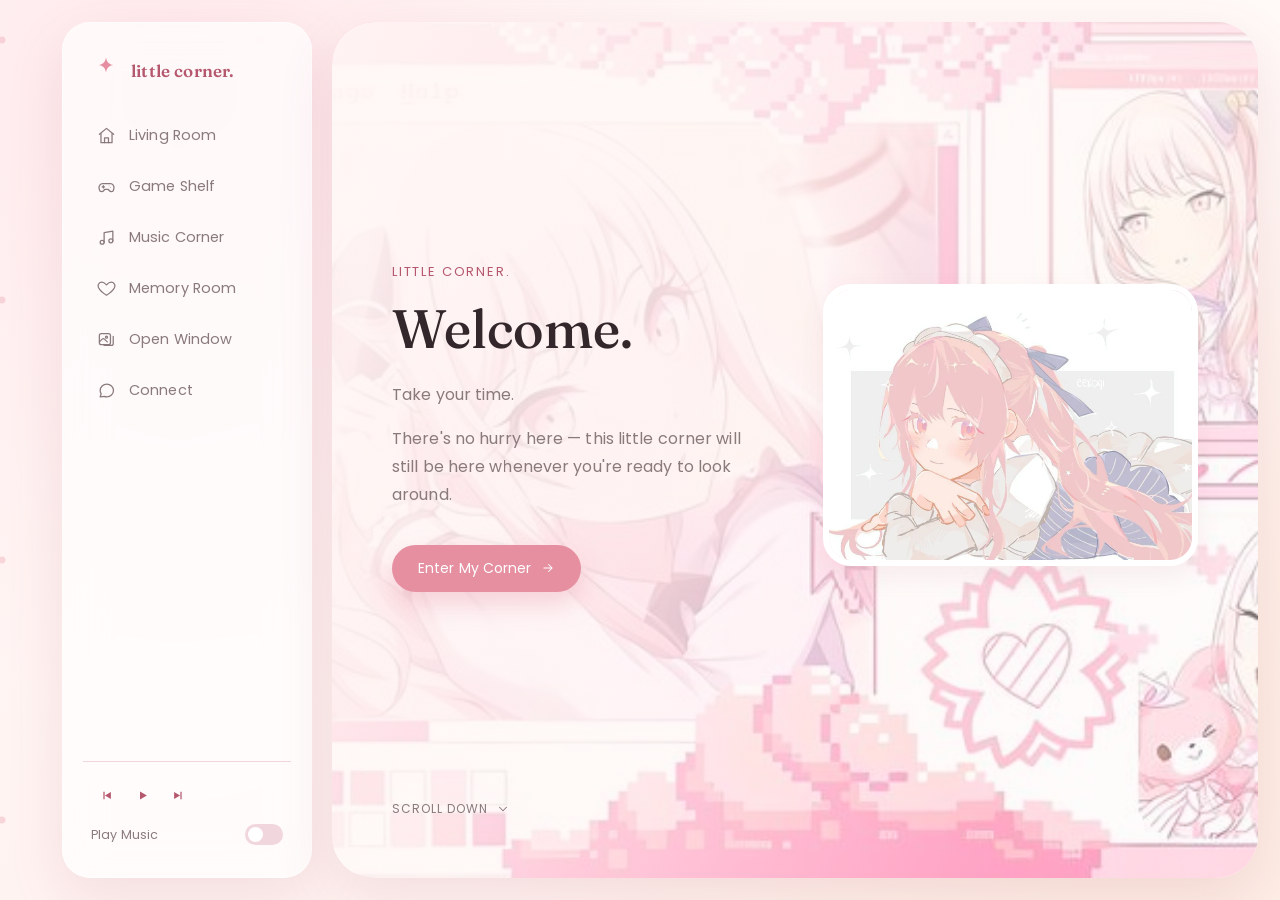
<file: index.html>
<!DOCTYPE html>
<html lang="en">
<head>
<meta charset="UTF-8">
<meta name="viewport" content="width=device-width, initial-scale=1.0">
<title>Welcome · little corner.</title>
<meta name="description" content="little corner. — a quiet personal space on the internet.">
<link rel="icon" href="favicon.ico">
<link rel="preconnect" href="https://fonts.googleapis.com"><link rel="preconnect" href="https://fonts.gstatic.com" crossorigin><link href="https://fonts.googleapis.com/css2?family=Fraunces:ital,opsz,wght@0,9..144,400;0,9..144,500;0,9..144,600;1,9..144,500&family=Poppins:wght@300;400;500;600&display=swap" rel="stylesheet">
<link rel="stylesheet" href="assets/css/reset.css">
<link rel="stylesheet" href="assets/css/layout.css">
<link rel="stylesheet" href="assets/css/theme.css">

</head>
<body>
<div class="ambient"></div>
<div class="app-shell">
<input type="checkbox" id="nav-toggle" class="nav-toggle">
    <label for="nav-toggle" class="nav-toggle-label"><svg viewBox="0 0 24 24" fill="none" stroke="currentColor" stroke-width="1.8" stroke-linecap="round"><path d="M4 7h16M4 12h16M4 17h16"/></svg></label>
    <label for="nav-toggle" class="scrim"></label>
    <aside class="sidebar">
      <div class="sidebar-brand">
        <span class="brand-mark"><svg viewBox="0 0 24 24" fill="currentColor" stroke="none"><path d="M12 2c.6 3.7 2.3 5.4 6 6-3.7.6-5.4 2.3-6 6-.6-3.7-2.3-5.4-6-6 3.7-.6 5.4-2.3 6-6Z"/></svg></span>
        <a href="index.html" class="brand-name">little corner.</a>
      </div>
      <nav class="sidebar-nav">
        <ul>
          <li><a href="pages/living-room.html" class="nav-item"><span class="nav-icon"><svg viewBox="0 0 24 24" fill="none" stroke="currentColor" stroke-width="1.6" stroke-linecap="round" stroke-linejoin="round"><path d="M3 10.5 12 3l9 7.5"/><path d="M5 9.5V21h14V9.5"/><path d="M9.5 21v-6h5v6"/></svg></span><span class="nav-label">Living Room</span></a></li>
<li><a href="pages/game-shelf.html" class="nav-item"><span class="nav-icon"><svg viewBox="0 0 24 24" fill="none" stroke="currentColor" stroke-width="1.6" stroke-linecap="round" stroke-linejoin="round"><path d="M7 8.5h10a4.5 4.5 0 0 1 4.4 5.4l-.4 2A3 3 0 0 1 18 18.5c-.9 0-1.7-.4-2.3-1.1L14 15.5h-4l-1.7 1.9a3 3 0 0 1-2.3 1.1 3 3 0 0 1-3-2.6l-.4-2A4.5 4.5 0 0 1 7 8.5Z"/><path d="M8 11v3M6.5 12.5h3"/><circle cx="15.2" cy="11.2" r=".6" fill="currentColor" stroke="none"/><circle cx="17.2" cy="13.2" r=".6" fill="currentColor" stroke="none"/></svg></span><span class="nav-label">Game Shelf</span></a></li>
<li><a href="pages/music-corner.html" class="nav-item"><span class="nav-icon"><svg viewBox="0 0 24 24" fill="none" stroke="currentColor" stroke-width="1.6" stroke-linecap="round" stroke-linejoin="round"><path d="M9 18V5.8L20 4v12.2"/><circle cx="6.5" cy="18" r="2.5"/><circle cx="17.5" cy="16.2" r="2.5"/></svg></span><span class="nav-label">Music Corner</span></a></li>
<li><a href="pages/memory-room.html" class="nav-item"><span class="nav-icon"><svg viewBox="0 0 24 24" fill="none" stroke="currentColor" stroke-width="1.6" stroke-linecap="round" stroke-linejoin="round"><path d="M12 20.5s-7.6-4.6-10-9.4C.4 7.7 2.4 4 6.1 4c2 0 3.6 1 5.9 3.4C14.3 5 15.9 4 17.9 4c3.7 0 5.7 3.7 4.1 7.1-2.4 4.8-10 9.4-10 9.4Z"/></svg></span><span class="nav-label">Memory Room</span></a></li>
<li><a href="pages/open-window.html" class="nav-item"><span class="nav-icon"><svg viewBox="0 0 24 24" fill="none" stroke="currentColor" stroke-width="1.6" stroke-linecap="round" stroke-linejoin="round"><rect x="3" y="4.5" width="14" height="14" rx="2.4"/><path d="m3 15 3.5-3.5a2 2 0 0 1 2.8 0L13 15"/><circle cx="12" cy="9" r="1.3"/><path d="M20.5 8v9a2.5 2.5 0 0 1-2.5 2.5H9"/></svg></span><span class="nav-label">Open Window</span></a></li>
<li><a href="pages/connect.html" class="nav-item"><span class="nav-icon"><svg viewBox="0 0 24 24" fill="none" stroke="currentColor" stroke-width="1.6" stroke-linecap="round" stroke-linejoin="round"><path d="M4 12c0-4.4 3.8-8 8.4-8s8.4 3.6 8.4 8-3.8 8-8.4 8c-1.1 0-2.1-.2-3-.6L4 20l1.3-3.9C4.5 15 4 13.6 4 12Z"/></svg></span><span class="nav-label">Connect</span></a></li>
        </ul>
      </nav>
      <div class="sidebar-foot">
        <div class="player-controls">
          <button aria-label="Previous track"><svg viewBox="0 0 24 24" fill="currentColor" stroke="none"><path d="M7 6h2v12H7zM19 6.3 9.5 12l9.5 5.7V6.3Z"/></svg></button>
          <button aria-label="Play"><svg viewBox="0 0 24 24" fill="currentColor" stroke="none"><path d="M8 5.5v13l11-6.5-11-6.5Z"/></svg></button>
          <button aria-label="Next track"><svg viewBox="0 0 24 24" fill="currentColor" stroke="none"><path d="M17 6h-2v12h2zM5 6.3 14.5 12 5 17.7V6.3Z"/></svg></button>
        </div>
        <div class="player-toggle-row">
          <span>Play Music</span>
          <button class="switch" data-on="false" role="switch" aria-checked="false" aria-label="Toggle background music">
            <span class="knob"></span>
          </button>
        </div>
      </div>
    </aside>
<main class="main">

<section class="page-hero">
  <div class="hero-image"><img src="assets/images/wallpapers/living-room.jpg" alt=""></div>
  <div class="hero-inner">
    <div class="hero-grid">
      <div class="hero-copy reveal in-view">
        <span class="eyebrow" data-room="01 · Homepage">little corner.</span>
        <h1>Welcome.</h1>
        <p>Take your time.</p>
        <p>There's no hurry here — this little corner will still be here whenever you're ready to look around.</p>
        <a href="pages/living-room.html" class="btn btn-primary">Enter My Corner <svg viewBox="0 0 24 24" fill="none" stroke="currentColor" stroke-width="1.8" stroke-linecap="round" stroke-linejoin="round"><path d="M5 12h14M13 6l6 6-6 6"/></svg></a>
      </div>
      <div class="hero-visual reveal in-view">
        <img src="assets/images/wallpapers/game-shelf.jpg" alt="A quiet corner, softly lit">
      </div>
    </div>
    <a href="#" class="scroll-cue" onclick="document.querySelector('.main').scrollIntoView({behavior:'smooth'});return false;">Scroll down <svg viewBox="0 0 24 24" fill="none" stroke="currentColor" stroke-width="1.8" stroke-linecap="round" stroke-linejoin="round"><path d="M6 9l6 6 6-6"/></svg></a>
  </div>
</section>

</main>
</div>
<script src="assets/js/main.js"></script>
</body>
</html>
</file>
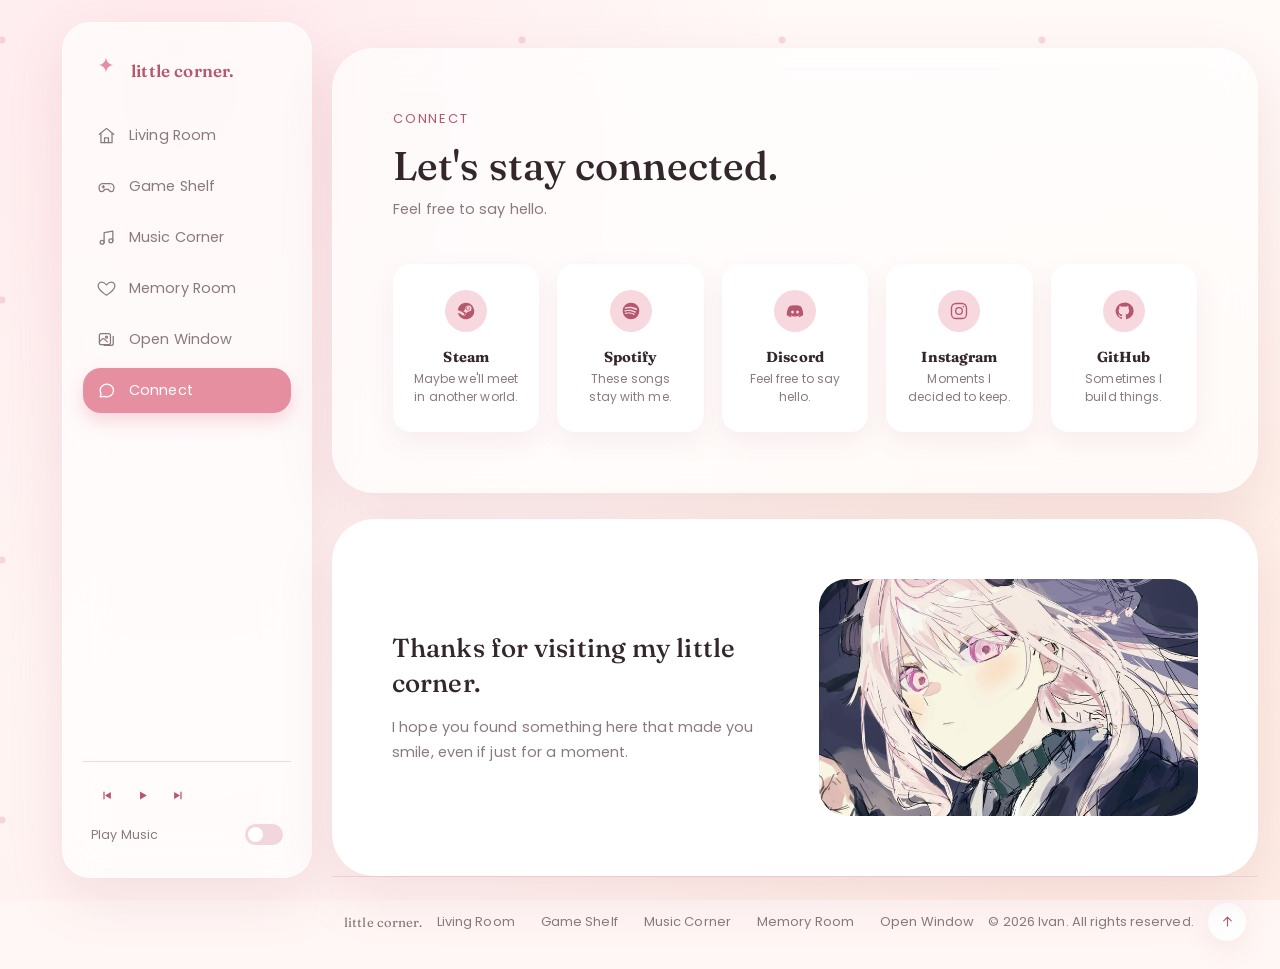
<file: pages/connect.html>
<!DOCTYPE html>
<html lang="en">
<head>
<meta charset="UTF-8">
<meta name="viewport" content="width=device-width, initial-scale=1.0">
<title>Connect · little corner.</title>
<meta name="description" content="little corner. — a quiet personal space on the internet.">
<link rel="icon" href="../favicon.ico">
<link rel="preconnect" href="https://fonts.googleapis.com"><link rel="preconnect" href="https://fonts.gstatic.com" crossorigin><link href="https://fonts.googleapis.com/css2?family=Fraunces:ital,opsz,wght@0,9..144,400;0,9..144,500;0,9..144,600;1,9..144,500&family=Poppins:wght@300;400;500;600&display=swap" rel="stylesheet">
<link rel="stylesheet" href="../assets/css/reset.css">
<link rel="stylesheet" href="../assets/css/layout.css">
<link rel="stylesheet" href="../assets/css/theme.css">

</head>
<body>
<div class="ambient"></div>
<div class="app-shell">
<input type="checkbox" id="nav-toggle" class="nav-toggle">
    <label for="nav-toggle" class="nav-toggle-label"><svg viewBox="0 0 24 24" fill="none" stroke="currentColor" stroke-width="1.8" stroke-linecap="round"><path d="M4 7h16M4 12h16M4 17h16"/></svg></label>
    <label for="nav-toggle" class="scrim"></label>
    <aside class="sidebar">
      <div class="sidebar-brand">
        <span class="brand-mark"><svg viewBox="0 0 24 24" fill="currentColor" stroke="none"><path d="M12 2c.6 3.7 2.3 5.4 6 6-3.7.6-5.4 2.3-6 6-.6-3.7-2.3-5.4-6-6 3.7-.6 5.4-2.3 6-6Z"/></svg></span>
        <a href="../index.html" class="brand-name">little corner.</a>
      </div>
      <nav class="sidebar-nav">
        <ul>
          <li><a href="living-room.html" class="nav-item"><span class="nav-icon"><svg viewBox="0 0 24 24" fill="none" stroke="currentColor" stroke-width="1.6" stroke-linecap="round" stroke-linejoin="round"><path d="M3 10.5 12 3l9 7.5"/><path d="M5 9.5V21h14V9.5"/><path d="M9.5 21v-6h5v6"/></svg></span><span class="nav-label">Living Room</span></a></li>
<li><a href="game-shelf.html" class="nav-item"><span class="nav-icon"><svg viewBox="0 0 24 24" fill="none" stroke="currentColor" stroke-width="1.6" stroke-linecap="round" stroke-linejoin="round"><path d="M7 8.5h10a4.5 4.5 0 0 1 4.4 5.4l-.4 2A3 3 0 0 1 18 18.5c-.9 0-1.7-.4-2.3-1.1L14 15.5h-4l-1.7 1.9a3 3 0 0 1-2.3 1.1 3 3 0 0 1-3-2.6l-.4-2A4.5 4.5 0 0 1 7 8.5Z"/><path d="M8 11v3M6.5 12.5h3"/><circle cx="15.2" cy="11.2" r=".6" fill="currentColor" stroke="none"/><circle cx="17.2" cy="13.2" r=".6" fill="currentColor" stroke="none"/></svg></span><span class="nav-label">Game Shelf</span></a></li>
<li><a href="music-corner.html" class="nav-item"><span class="nav-icon"><svg viewBox="0 0 24 24" fill="none" stroke="currentColor" stroke-width="1.6" stroke-linecap="round" stroke-linejoin="round"><path d="M9 18V5.8L20 4v12.2"/><circle cx="6.5" cy="18" r="2.5"/><circle cx="17.5" cy="16.2" r="2.5"/></svg></span><span class="nav-label">Music Corner</span></a></li>
<li><a href="memory-room.html" class="nav-item"><span class="nav-icon"><svg viewBox="0 0 24 24" fill="none" stroke="currentColor" stroke-width="1.6" stroke-linecap="round" stroke-linejoin="round"><path d="M12 20.5s-7.6-4.6-10-9.4C.4 7.7 2.4 4 6.1 4c2 0 3.6 1 5.9 3.4C14.3 5 15.9 4 17.9 4c3.7 0 5.7 3.7 4.1 7.1-2.4 4.8-10 9.4-10 9.4Z"/></svg></span><span class="nav-label">Memory Room</span></a></li>
<li><a href="open-window.html" class="nav-item"><span class="nav-icon"><svg viewBox="0 0 24 24" fill="none" stroke="currentColor" stroke-width="1.6" stroke-linecap="round" stroke-linejoin="round"><rect x="3" y="4.5" width="14" height="14" rx="2.4"/><path d="m3 15 3.5-3.5a2 2 0 0 1 2.8 0L13 15"/><circle cx="12" cy="9" r="1.3"/><path d="M20.5 8v9a2.5 2.5 0 0 1-2.5 2.5H9"/></svg></span><span class="nav-label">Open Window</span></a></li>
<li><a href="connect.html" class="nav-item active"><span class="nav-icon"><svg viewBox="0 0 24 24" fill="none" stroke="currentColor" stroke-width="1.6" stroke-linecap="round" stroke-linejoin="round"><path d="M4 12c0-4.4 3.8-8 8.4-8s8.4 3.6 8.4 8-3.8 8-8.4 8c-1.1 0-2.1-.2-3-.6L4 20l1.3-3.9C4.5 15 4 13.6 4 12Z"/></svg></span><span class="nav-label">Connect</span></a></li>
        </ul>
      </nav>
      <div class="sidebar-foot">
        <div class="player-controls">
          <button aria-label="Previous track"><svg viewBox="0 0 24 24" fill="currentColor" stroke="none"><path d="M7 6h2v12H7zM19 6.3 9.5 12l9.5 5.7V6.3Z"/></svg></button>
          <button aria-label="Play"><svg viewBox="0 0 24 24" fill="currentColor" stroke="none"><path d="M8 5.5v13l11-6.5-11-6.5Z"/></svg></button>
          <button aria-label="Next track"><svg viewBox="0 0 24 24" fill="currentColor" stroke="none"><path d="M17 6h-2v12h2zM5 6.3 14.5 12 5 17.7V6.3Z"/></svg></button>
        </div>
        <div class="player-toggle-row">
          <span>Play Music</span>
          <button class="switch" data-on="false" role="switch" aria-checked="false" aria-label="Toggle background music">
            <span class="knob"></span>
          </button>
        </div>
      </div>
    </aside>
<main class="main">

<section class="content-wrap">
  <div class="panel reveal">
    <div class="panel-head">
      <div>
        <span class="eyebrow" data-room="07 · Connect">Connect</span>
        <h1>Let's stay connected.</h1>
        <p class="panel-sub">Feel free to say hello.</p>
      </div>
    </div>
    <div class="social-grid">
      <a href="https://steamcommunity.com/id/Oliverchann/" target="_blank" rel="noopener noreferrer" class="social-card reveal">
  <div class="social-icon"><svg viewBox="0 0 24 24" fill="currentColor" stroke="none"><path d="M12 2a10 10 0 0 0-9.9 8.9l5.3 2.2a2.8 2.8 0 0 1 1.6-.5l2.4-3.5v-.1a3.6 3.6 0 1 1 3.6 3.6h-.1l-3.4 2.4a2.8 2.8 0 0 1-5.5.7l-3.8-1.6A10 10 0 1 0 12 2ZM8.4 17.7a2.1 2.1 0 0 1-1.9-1.2l1.4.6a1.5 1.5 0 1 0 1.2-2.8l-1.5-.6a2.1 2.1 0 0 1 2.7-.9 2.1 2.1 0 0 1-1.9 4.9Zm5.8-6.4a2.4 2.4 0 1 1 0-4.8 2.4 2.4 0 0 1 0 4.8Zm0-.8a1.6 1.6 0 1 0 0-3.2 1.6 1.6 0 0 0 0 3.2Z"/></svg></div>
  <h3>Steam</h3>
  <p>Maybe we'll meet in another world.</p>
</a>
<a href="https://open.spotify.com/user/313icqrqf47umrhi4w2v3teqrva4" target="_blank" rel="noopener noreferrer" class="social-card reveal">
  <div class="social-icon"><svg viewBox="0 0 24 24" fill="currentColor" stroke="none"><path d="M12 2a10 10 0 1 0 0 20 10 10 0 0 0 0-20Zm4.4 14.5a.7.7 0 0 1-1 .2c-2.6-1.6-6-2-9.9-1.1a.7.7 0 1 1-.3-1.4c4.3-1 8-.5 10.9 1.3.3.2.4.6.3 1Zm1.2-2.8a.9.9 0 0 1-1.2.3c-3-1.9-7.6-2.4-11.1-1.3a.9.9 0 1 1-.5-1.7c4-1.2 9-.7 12.5 1.4.4.3.5.9.3 1.3Zm.1-2.9C14.5 8.6 9 8.4 5.9 9.4a1 1 0 1 1-.6-2c3.6-1.1 9.7-.9 13.5 1.4a1 1 0 1 1-1.1 1.7Z"/></svg></div>
  <h3>Spotify</h3>
  <p>These songs stay with me.</p>
</a>
<a href="https://discord.gg/aWAMyscWxN" target="_blank" rel="noopener noreferrer" class="social-card reveal">
  <div class="social-icon"><svg viewBox="0 0 24 24" fill="currentColor" stroke="none"><path d="M18.9 6.3A16 16 0 0 0 15 5.1l-.2.4a13.3 13.3 0 0 1 3.5 1.3 14.2 14.2 0 0 0-12.6 0A13 13 0 0 1 9.2 5.5L9 5.1a16 16 0 0 0-3.9 1.2C2.6 10 1.9 13.6 2.2 17.2A16.3 16.3 0 0 0 7 19.5l.8-1.2a10.5 10.5 0 0 1-1.7-.8l.4-.3a11.7 11.7 0 0 0 10.9 0l.4.3c-.5.3-1.1.6-1.7.8l.8 1.2a16.2 16.2 0 0 0 4.8-2.3c.4-4.2-.6-7.8-2.8-10.9ZM9 15.1c-.9 0-1.7-.9-1.7-1.9s.7-1.9 1.7-1.9 1.7.9 1.7 1.9-.8 1.9-1.7 1.9Zm6 0c-.9 0-1.7-.9-1.7-1.9s.7-1.9 1.7-1.9 1.7.9 1.7 1.9-.8 1.9-1.7 1.9Z"/></svg></div>
  <h3>Discord</h3>
  <p>Feel free to say hello.</p>
</a>
<a href="https://instagram.com/" target="_blank" rel="noopener noreferrer" class="social-card reveal">
  <div class="social-icon"><svg viewBox="0 0 24 24" fill="none" stroke="currentColor" stroke-width="1.6"><rect x="3" y="3" width="18" height="18" rx="5.5"/><circle cx="12" cy="12" r="4"/><circle cx="17.3" cy="6.7" r="1" fill="currentColor" stroke="none"/></svg></div>
  <h3>Instagram</h3>
  <p>Moments I decided to keep.</p>
</a>
<a href="https://github.com/ivan-noel" target="_blank" rel="noopener noreferrer" class="social-card reveal">
  <div class="social-icon"><svg viewBox="0 0 24 24" fill="currentColor" stroke="none"><path d="M12 2a10 10 0 0 0-3.2 19.5c.5.1.7-.2.7-.5v-1.7c-2.8.6-3.4-1.3-3.4-1.3-.4-1.1-1-1.4-1-1.4-.9-.6.1-.6.1-.6 1 .1 1.5 1 1.5 1 .9 1.5 2.3 1.1 2.9.8.1-.7.4-1.1.6-1.4-2.2-.3-4.6-1.1-4.6-5 0-1.1.4-2 1-2.7-.1-.3-.5-1.3.1-2.7 0 0 .8-.3 2.7 1a9.4 9.4 0 0 1 5 0c1.9-1.3 2.7-1 2.7-1 .6 1.4.2 2.4.1 2.7.6.7 1 1.6 1 2.7 0 3.9-2.4 4.7-4.6 5 .4.3.7 1 .7 2v2.9c0 .3.2.6.7.5A10 10 0 0 0 12 2Z"/></svg></div>
  <h3>GitHub</h3>
  <p>Sometimes I build things.</p>
</a>
    </div>
  </div>

  <div class="closing-panel reveal">
    <div>
      <h2>Thanks for visiting my little corner.</h2>
      <p>I hope you found something here that made you smile, even if just for a moment.</p>
    </div>
    <div class="closing-visual">
      <img src="../assets/images/wallpapers/connect.jpg" alt="A quiet corner, softly lit">
    </div>
  </div>

  <footer class="site-footer">
    <span class="brand-name" style="font-family:var(--font-display)">little corner.</span>
    <nav>
      <a href="living-room.html">Living Room</a>
      <a href="game-shelf.html">Game Shelf</a>
      <a href="music-corner.html">Music Corner</a>
      <a href="memory-room.html">Memory Room</a>
      <a href="open-window.html">Open Window</a>
    </nav>
    <span>&copy; 2026 Ivan. All rights reserved.</span>
    <button class="back-to-top" aria-label="Back to top"><svg viewBox="0 0 24 24" fill="none" stroke="currentColor" stroke-width="1.8" stroke-linecap="round" stroke-linejoin="round"><path d="M12 19V5M6 11l6-6 6 6"/></svg></button>
  </footer>
</section>

</main>
</div>
<script src="../assets/js/main.js"></script>
</body>
</html>
</file>
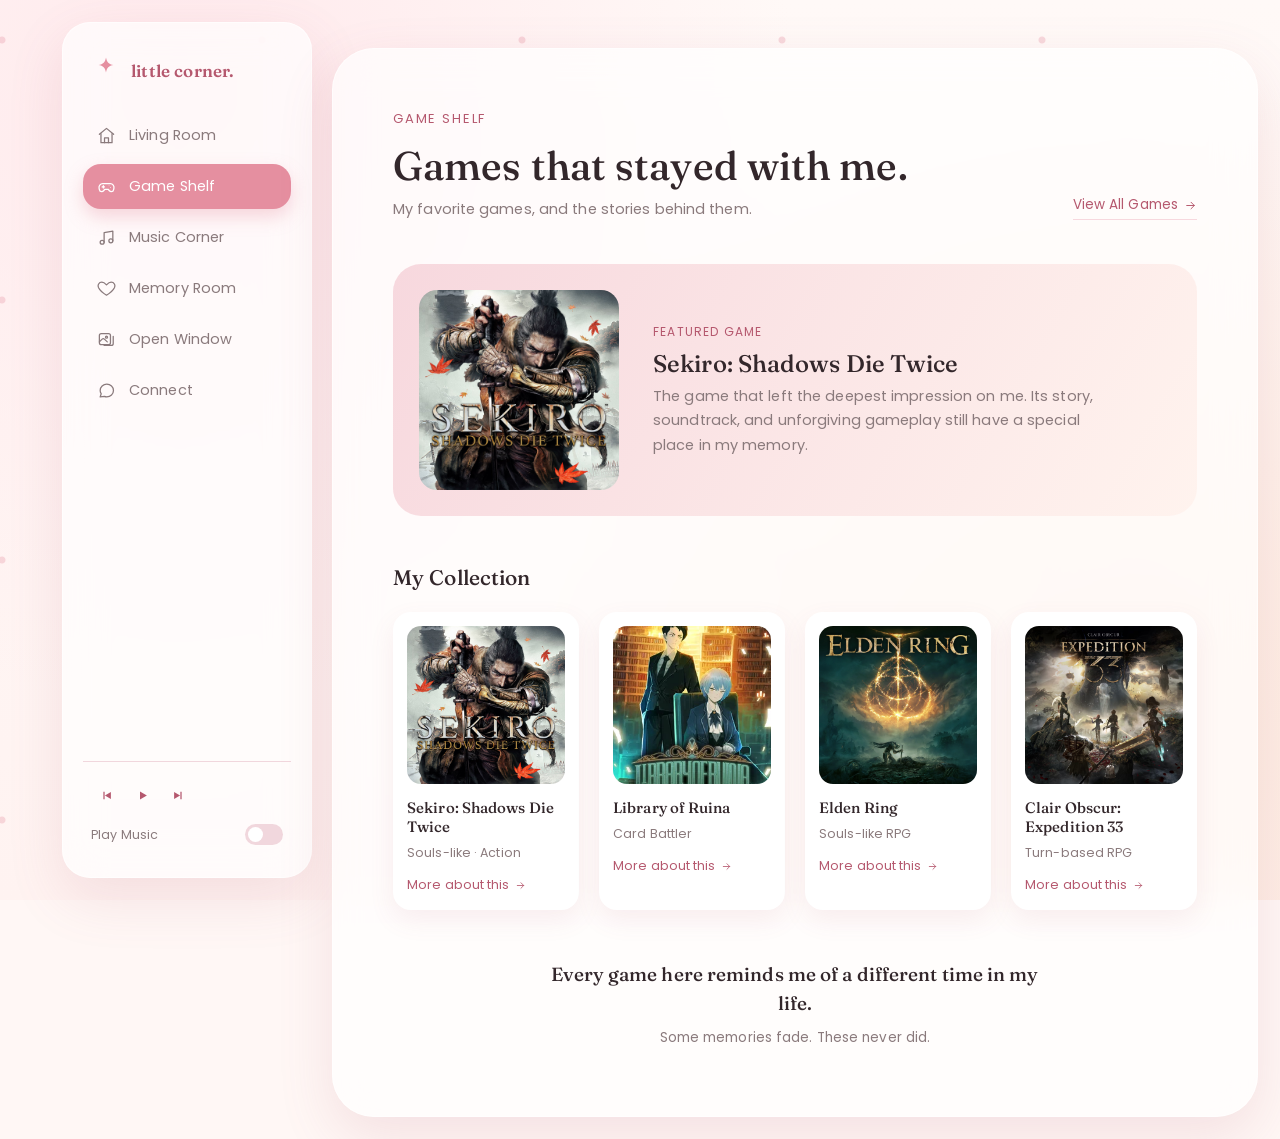
<file: pages/game-shelf.html>
<!DOCTYPE html>
<html lang="en">
<head>
<meta charset="UTF-8">
<meta name="viewport" content="width=device-width, initial-scale=1.0">
<title>Game Shelf · little corner.</title>
<meta name="description" content="little corner. — a quiet personal space on the internet.">
<link rel="icon" href="../favicon.ico">
<link rel="preconnect" href="https://fonts.googleapis.com"><link rel="preconnect" href="https://fonts.gstatic.com" crossorigin><link href="https://fonts.googleapis.com/css2?family=Fraunces:ital,opsz,wght@0,9..144,400;0,9..144,500;0,9..144,600;1,9..144,500&family=Poppins:wght@300;400;500;600&display=swap" rel="stylesheet">
<link rel="stylesheet" href="../assets/css/reset.css">
<link rel="stylesheet" href="../assets/css/layout.css">
<link rel="stylesheet" href="../assets/css/theme.css">

</head>
<body>
<div class="ambient"></div>
<div class="app-shell">
<input type="checkbox" id="nav-toggle" class="nav-toggle">
    <label for="nav-toggle" class="nav-toggle-label"><svg viewBox="0 0 24 24" fill="none" stroke="currentColor" stroke-width="1.8" stroke-linecap="round"><path d="M4 7h16M4 12h16M4 17h16"/></svg></label>
    <label for="nav-toggle" class="scrim"></label>
    <aside class="sidebar">
      <div class="sidebar-brand">
        <span class="brand-mark"><svg viewBox="0 0 24 24" fill="currentColor" stroke="none"><path d="M12 2c.6 3.7 2.3 5.4 6 6-3.7.6-5.4 2.3-6 6-.6-3.7-2.3-5.4-6-6 3.7-.6 5.4-2.3 6-6Z"/></svg></span>
        <a href="../index.html" class="brand-name">little corner.</a>
      </div>
      <nav class="sidebar-nav">
        <ul>
          <li><a href="living-room.html" class="nav-item"><span class="nav-icon"><svg viewBox="0 0 24 24" fill="none" stroke="currentColor" stroke-width="1.6" stroke-linecap="round" stroke-linejoin="round"><path d="M3 10.5 12 3l9 7.5"/><path d="M5 9.5V21h14V9.5"/><path d="M9.5 21v-6h5v6"/></svg></span><span class="nav-label">Living Room</span></a></li>
<li><a href="game-shelf.html" class="nav-item active"><span class="nav-icon"><svg viewBox="0 0 24 24" fill="none" stroke="currentColor" stroke-width="1.6" stroke-linecap="round" stroke-linejoin="round"><path d="M7 8.5h10a4.5 4.5 0 0 1 4.4 5.4l-.4 2A3 3 0 0 1 18 18.5c-.9 0-1.7-.4-2.3-1.1L14 15.5h-4l-1.7 1.9a3 3 0 0 1-2.3 1.1 3 3 0 0 1-3-2.6l-.4-2A4.5 4.5 0 0 1 7 8.5Z"/><path d="M8 11v3M6.5 12.5h3"/><circle cx="15.2" cy="11.2" r=".6" fill="currentColor" stroke="none"/><circle cx="17.2" cy="13.2" r=".6" fill="currentColor" stroke="none"/></svg></span><span class="nav-label">Game Shelf</span></a></li>
<li><a href="music-corner.html" class="nav-item"><span class="nav-icon"><svg viewBox="0 0 24 24" fill="none" stroke="currentColor" stroke-width="1.6" stroke-linecap="round" stroke-linejoin="round"><path d="M9 18V5.8L20 4v12.2"/><circle cx="6.5" cy="18" r="2.5"/><circle cx="17.5" cy="16.2" r="2.5"/></svg></span><span class="nav-label">Music Corner</span></a></li>
<li><a href="memory-room.html" class="nav-item"><span class="nav-icon"><svg viewBox="0 0 24 24" fill="none" stroke="currentColor" stroke-width="1.6" stroke-linecap="round" stroke-linejoin="round"><path d="M12 20.5s-7.6-4.6-10-9.4C.4 7.7 2.4 4 6.1 4c2 0 3.6 1 5.9 3.4C14.3 5 15.9 4 17.9 4c3.7 0 5.7 3.7 4.1 7.1-2.4 4.8-10 9.4-10 9.4Z"/></svg></span><span class="nav-label">Memory Room</span></a></li>
<li><a href="open-window.html" class="nav-item"><span class="nav-icon"><svg viewBox="0 0 24 24" fill="none" stroke="currentColor" stroke-width="1.6" stroke-linecap="round" stroke-linejoin="round"><rect x="3" y="4.5" width="14" height="14" rx="2.4"/><path d="m3 15 3.5-3.5a2 2 0 0 1 2.8 0L13 15"/><circle cx="12" cy="9" r="1.3"/><path d="M20.5 8v9a2.5 2.5 0 0 1-2.5 2.5H9"/></svg></span><span class="nav-label">Open Window</span></a></li>
<li><a href="connect.html" class="nav-item"><span class="nav-icon"><svg viewBox="0 0 24 24" fill="none" stroke="currentColor" stroke-width="1.6" stroke-linecap="round" stroke-linejoin="round"><path d="M4 12c0-4.4 3.8-8 8.4-8s8.4 3.6 8.4 8-3.8 8-8.4 8c-1.1 0-2.1-.2-3-.6L4 20l1.3-3.9C4.5 15 4 13.6 4 12Z"/></svg></span><span class="nav-label">Connect</span></a></li>
        </ul>
      </nav>
      <div class="sidebar-foot">
        <div class="player-controls">
          <button aria-label="Previous track"><svg viewBox="0 0 24 24" fill="currentColor" stroke="none"><path d="M7 6h2v12H7zM19 6.3 9.5 12l9.5 5.7V6.3Z"/></svg></button>
          <button aria-label="Play"><svg viewBox="0 0 24 24" fill="currentColor" stroke="none"><path d="M8 5.5v13l11-6.5-11-6.5Z"/></svg></button>
          <button aria-label="Next track"><svg viewBox="0 0 24 24" fill="currentColor" stroke="none"><path d="M17 6h-2v12h2zM5 6.3 14.5 12 5 17.7V6.3Z"/></svg></button>
        </div>
        <div class="player-toggle-row">
          <span>Play Music</span>
          <button class="switch" data-on="false" role="switch" aria-checked="false" aria-label="Toggle background music">
            <span class="knob"></span>
          </button>
        </div>
      </div>
    </aside>
<main class="main">

<section class="content-wrap">
  <div class="panel reveal">
    <div class="panel-head">
      <div>
        <span class="eyebrow" data-room="03 · Game Shelf">Game Shelf</span>
        <h1>Games that stayed with me.</h1>
        <p class="panel-sub">My favorite games, and the stories behind them.</p>
      </div>
      <a href="#" class="view-all">View All Games <svg viewBox="0 0 24 24" fill="none" stroke="currentColor" stroke-width="1.8" stroke-linecap="round" stroke-linejoin="round"><path d="M5 12h14M13 6l6 6-6 6"/></svg></a>
    </div>
    <div class="featured-strip reveal">
      <div class="cover"><img src="../assets/images/games/game1.jpg" alt="Sekiro: Shadows Die Twice"></div>
      <div>
        <span class="label">Featured Game</span>
        <h2>Sekiro: Shadows Die Twice</h2>
        <p>The game that left the deepest impression on me. Its story, soundtrack, and unforgiving gameplay still have a special place in my memory.</p>
      </div>
    </div>
    <h2 class="section-title">My Collection</h2>
    <div class="grid-4">
      <article class="card reveal">
  <div class="card-cover"><img src="../assets/images/games/game1.jpg" alt="Sekiro: Shadows Die Twice"></div>
  <h3>Sekiro: Shadows Die Twice</h3>
  <span class="card-meta">Souls-like · Action</span>
  <a href="#" class="card-link">More about this <svg viewBox="0 0 24 24" fill="none" stroke="currentColor" stroke-width="1.8" stroke-linecap="round" stroke-linejoin="round"><path d="M5 12h14M13 6l6 6-6 6"/></svg></a>
</article>
<article class="card reveal">
  <div class="card-cover"><img src="../assets/images/games/game2.jpg" alt="Library of Ruina"></div>
  <h3>Library of Ruina</h3>
  <span class="card-meta">Card Battler</span>
  <a href="#" class="card-link">More about this <svg viewBox="0 0 24 24" fill="none" stroke="currentColor" stroke-width="1.8" stroke-linecap="round" stroke-linejoin="round"><path d="M5 12h14M13 6l6 6-6 6"/></svg></a>
</article>
<article class="card reveal">
  <div class="card-cover"><img src="../assets/images/games/game3.jpg" alt="Elden Ring"></div>
  <h3>Elden Ring</h3>
  <span class="card-meta">Souls-like RPG</span>
  <a href="#" class="card-link">More about this <svg viewBox="0 0 24 24" fill="none" stroke="currentColor" stroke-width="1.8" stroke-linecap="round" stroke-linejoin="round"><path d="M5 12h14M13 6l6 6-6 6"/></svg></a>
</article>
<article class="card reveal">
  <div class="card-cover"><img src="../assets/images/games/game4.jpg" alt="Clair Obscur: Expedition 33"></div>
  <h3>Clair Obscur: Expedition 33</h3>
  <span class="card-meta">Turn-based RPG</span>
  <a href="#" class="card-link">More about this <svg viewBox="0 0 24 24" fill="none" stroke="currentColor" stroke-width="1.8" stroke-linecap="round" stroke-linejoin="round"><path d="M5 12h14M13 6l6 6-6 6"/></svg></a>
</article>
    </div>
    <div class="sign-off reveal">
      <p class="line-1">Every game here reminds me of a different time in my life.</p>
      <p class="line-2">Some memories fade. These never did.</p>
    </div>
  </div>
</section>

</main>
</div>
<script src="../assets/js/main.js"></script>
</body>
</html>
</file>
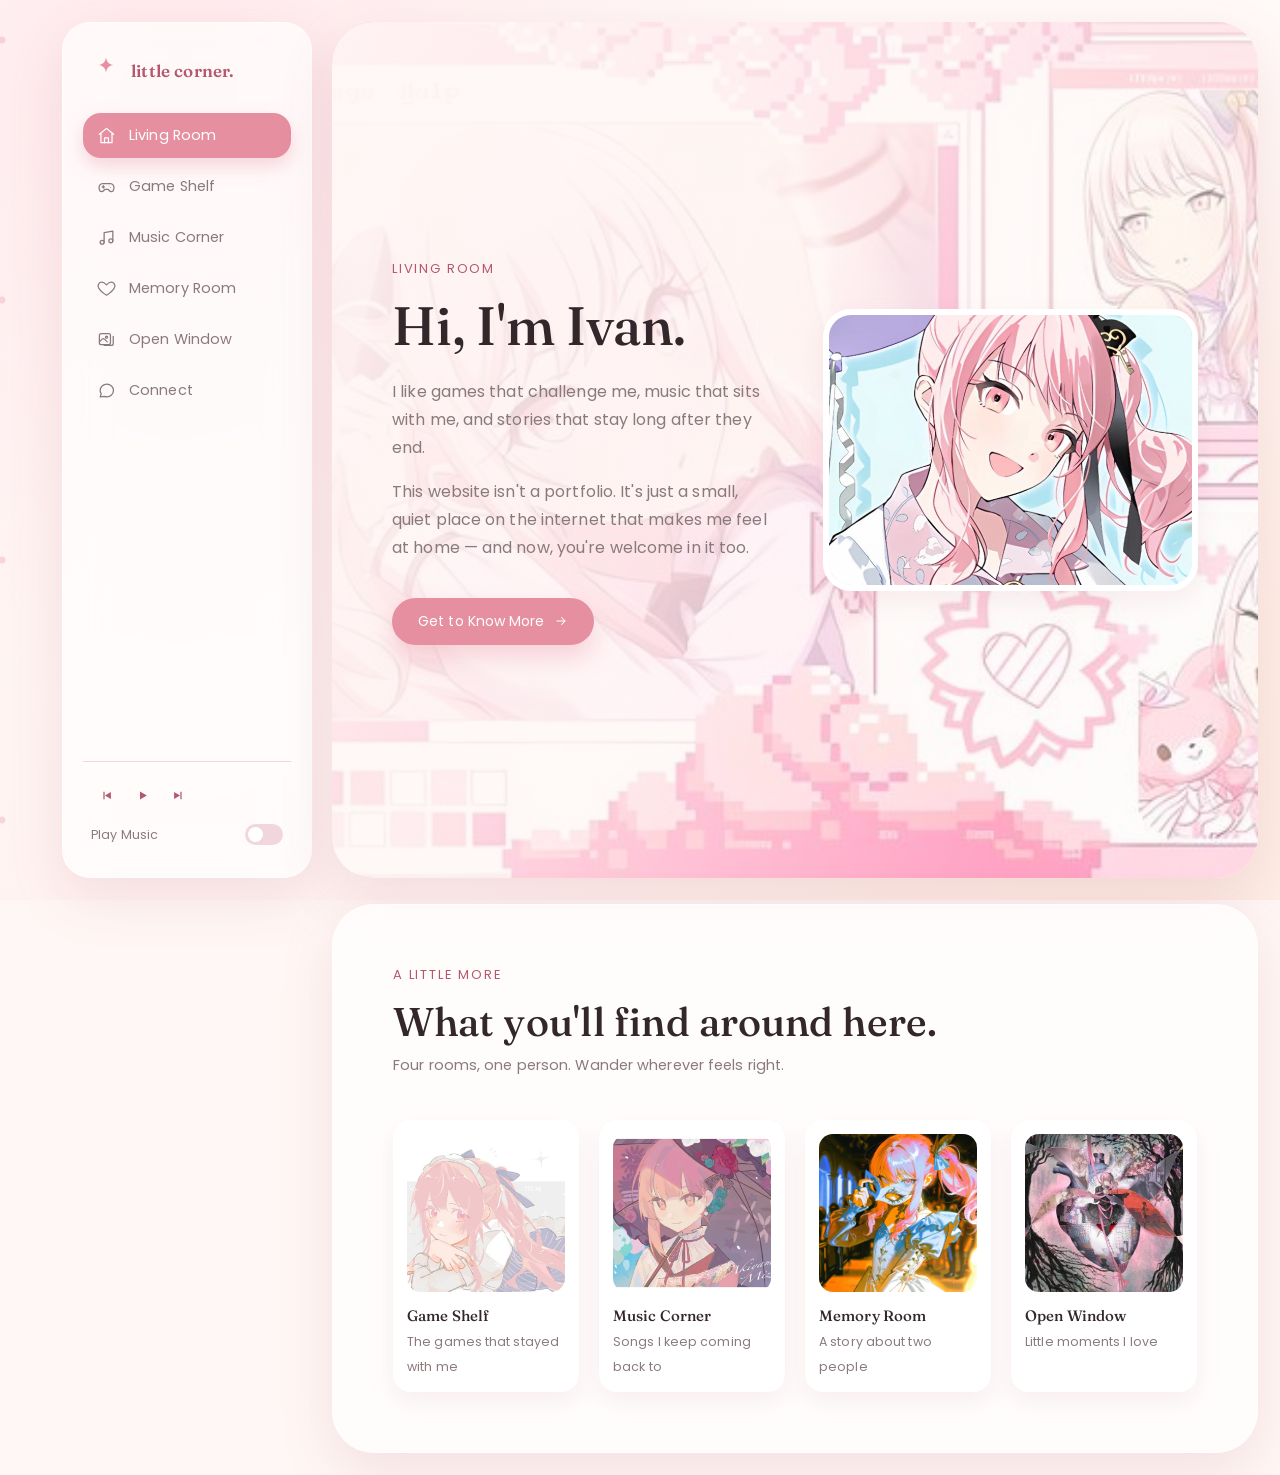
<file: pages/living-room.html>
<!DOCTYPE html>
<html lang="en">
<head>
<meta charset="UTF-8">
<meta name="viewport" content="width=device-width, initial-scale=1.0">
<title>Living Room · little corner.</title>
<meta name="description" content="little corner. — a quiet personal space on the internet.">
<link rel="icon" href="../favicon.ico">
<link rel="preconnect" href="https://fonts.googleapis.com"><link rel="preconnect" href="https://fonts.gstatic.com" crossorigin><link href="https://fonts.googleapis.com/css2?family=Fraunces:ital,opsz,wght@0,9..144,400;0,9..144,500;0,9..144,600;1,9..144,500&family=Poppins:wght@300;400;500;600&display=swap" rel="stylesheet">
<link rel="stylesheet" href="../assets/css/reset.css">
<link rel="stylesheet" href="../assets/css/layout.css">
<link rel="stylesheet" href="../assets/css/theme.css">

</head>
<body>
<div class="ambient"></div>
<div class="app-shell">
<input type="checkbox" id="nav-toggle" class="nav-toggle">
    <label for="nav-toggle" class="nav-toggle-label"><svg viewBox="0 0 24 24" fill="none" stroke="currentColor" stroke-width="1.8" stroke-linecap="round"><path d="M4 7h16M4 12h16M4 17h16"/></svg></label>
    <label for="nav-toggle" class="scrim"></label>
    <aside class="sidebar">
      <div class="sidebar-brand">
        <span class="brand-mark"><svg viewBox="0 0 24 24" fill="currentColor" stroke="none"><path d="M12 2c.6 3.7 2.3 5.4 6 6-3.7.6-5.4 2.3-6 6-.6-3.7-2.3-5.4-6-6 3.7-.6 5.4-2.3 6-6Z"/></svg></span>
        <a href="../index.html" class="brand-name">little corner.</a>
      </div>
      <nav class="sidebar-nav">
        <ul>
          <li><a href="living-room.html" class="nav-item active"><span class="nav-icon"><svg viewBox="0 0 24 24" fill="none" stroke="currentColor" stroke-width="1.6" stroke-linecap="round" stroke-linejoin="round"><path d="M3 10.5 12 3l9 7.5"/><path d="M5 9.5V21h14V9.5"/><path d="M9.5 21v-6h5v6"/></svg></span><span class="nav-label">Living Room</span></a></li>
<li><a href="game-shelf.html" class="nav-item"><span class="nav-icon"><svg viewBox="0 0 24 24" fill="none" stroke="currentColor" stroke-width="1.6" stroke-linecap="round" stroke-linejoin="round"><path d="M7 8.5h10a4.5 4.5 0 0 1 4.4 5.4l-.4 2A3 3 0 0 1 18 18.5c-.9 0-1.7-.4-2.3-1.1L14 15.5h-4l-1.7 1.9a3 3 0 0 1-2.3 1.1 3 3 0 0 1-3-2.6l-.4-2A4.5 4.5 0 0 1 7 8.5Z"/><path d="M8 11v3M6.5 12.5h3"/><circle cx="15.2" cy="11.2" r=".6" fill="currentColor" stroke="none"/><circle cx="17.2" cy="13.2" r=".6" fill="currentColor" stroke="none"/></svg></span><span class="nav-label">Game Shelf</span></a></li>
<li><a href="music-corner.html" class="nav-item"><span class="nav-icon"><svg viewBox="0 0 24 24" fill="none" stroke="currentColor" stroke-width="1.6" stroke-linecap="round" stroke-linejoin="round"><path d="M9 18V5.8L20 4v12.2"/><circle cx="6.5" cy="18" r="2.5"/><circle cx="17.5" cy="16.2" r="2.5"/></svg></span><span class="nav-label">Music Corner</span></a></li>
<li><a href="memory-room.html" class="nav-item"><span class="nav-icon"><svg viewBox="0 0 24 24" fill="none" stroke="currentColor" stroke-width="1.6" stroke-linecap="round" stroke-linejoin="round"><path d="M12 20.5s-7.6-4.6-10-9.4C.4 7.7 2.4 4 6.1 4c2 0 3.6 1 5.9 3.4C14.3 5 15.9 4 17.9 4c3.7 0 5.7 3.7 4.1 7.1-2.4 4.8-10 9.4-10 9.4Z"/></svg></span><span class="nav-label">Memory Room</span></a></li>
<li><a href="open-window.html" class="nav-item"><span class="nav-icon"><svg viewBox="0 0 24 24" fill="none" stroke="currentColor" stroke-width="1.6" stroke-linecap="round" stroke-linejoin="round"><rect x="3" y="4.5" width="14" height="14" rx="2.4"/><path d="m3 15 3.5-3.5a2 2 0 0 1 2.8 0L13 15"/><circle cx="12" cy="9" r="1.3"/><path d="M20.5 8v9a2.5 2.5 0 0 1-2.5 2.5H9"/></svg></span><span class="nav-label">Open Window</span></a></li>
<li><a href="connect.html" class="nav-item"><span class="nav-icon"><svg viewBox="0 0 24 24" fill="none" stroke="currentColor" stroke-width="1.6" stroke-linecap="round" stroke-linejoin="round"><path d="M4 12c0-4.4 3.8-8 8.4-8s8.4 3.6 8.4 8-3.8 8-8.4 8c-1.1 0-2.1-.2-3-.6L4 20l1.3-3.9C4.5 15 4 13.6 4 12Z"/></svg></span><span class="nav-label">Connect</span></a></li>
        </ul>
      </nav>
      <div class="sidebar-foot">
        <div class="player-controls">
          <button aria-label="Previous track"><svg viewBox="0 0 24 24" fill="currentColor" stroke="none"><path d="M7 6h2v12H7zM19 6.3 9.5 12l9.5 5.7V6.3Z"/></svg></button>
          <button aria-label="Play"><svg viewBox="0 0 24 24" fill="currentColor" stroke="none"><path d="M8 5.5v13l11-6.5-11-6.5Z"/></svg></button>
          <button aria-label="Next track"><svg viewBox="0 0 24 24" fill="currentColor" stroke="none"><path d="M17 6h-2v12h2zM5 6.3 14.5 12 5 17.7V6.3Z"/></svg></button>
        </div>
        <div class="player-toggle-row">
          <span>Play Music</span>
          <button class="switch" data-on="false" role="switch" aria-checked="false" aria-label="Toggle background music">
            <span class="knob"></span>
          </button>
        </div>
      </div>
    </aside>
<main class="main">

<section class="page-hero">
  <div class="hero-image"><img src="../assets/images/wallpapers/living-room.jpg" alt=""></div>
  <div class="hero-inner">
    <div class="hero-grid">
      <div class="hero-copy reveal">
        <span class="eyebrow" data-room="02 · Living Room">Living Room</span>
        <h1>Hi, I'm Ivan.</h1>
        <p>I like games that challenge me, music that sits with me, and stories that stay long after they end.</p>
        <p>This website isn't a portfolio. It's just a small, quiet place on the internet that makes me feel at home — and now, you're welcome in it too.</p>
        <a href="#more" class="btn btn-primary">Get to Know More <svg viewBox="0 0 24 24" fill="none" stroke="currentColor" stroke-width="1.8" stroke-linecap="round" stroke-linejoin="round"><path d="M5 12h14M13 6l6 6-6 6"/></svg></a>
      </div>
      <div class="hero-visual reveal">
        <img src="../assets/images/profile/mizuki.jpg" alt="A photo that means something to me">
      </div>
    </div>
  </div>
</section>

<section class="content-wrap" id="more">
  <div class="panel reveal">
    <div class="panel-head">
      <div>
        <span class="eyebrow" data-room="—">A little more</span>
        <h1>What you'll find around here.</h1>
        <p class="panel-sub">Four rooms, one person. Wander wherever feels right.</p>
      </div>
    </div>
    <div class="grid-4">
      <article class="card">
        <div class="card-cover"><img src="../assets/images/wallpapers/game-shelf.jpg" alt="Game Shelf"></div>
        <h3>Game Shelf</h3>
        <span class="card-meta">The games that stayed with me</span>
      </article>
      <article class="card">
        <div class="card-cover"><img src="../assets/images/wallpapers/music-corner.jpg" alt="Music Corner"></div>
        <h3>Music Corner</h3>
        <span class="card-meta">Songs I keep coming back to</span>
      </article>
      <article class="card">
        <div class="card-cover"><img src="../assets/images/wallpapers/memory-room.jpg" alt="Memory Room"></div>
        <h3>Memory Room</h3>
        <span class="card-meta">A story about two people</span>
      </article>
      <article class="card">
        <div class="card-cover"><img src="../assets/images/wallpapers/open-window.jpg" alt="Open Window"></div>
        <h3>Open Window</h3>
        <span class="card-meta">Little moments I love</span>
      </article>
    </div>
  </div>
</section>

</main>
</div>
<script src="../assets/js/main.js"></script>
</body>
</html>
</file>
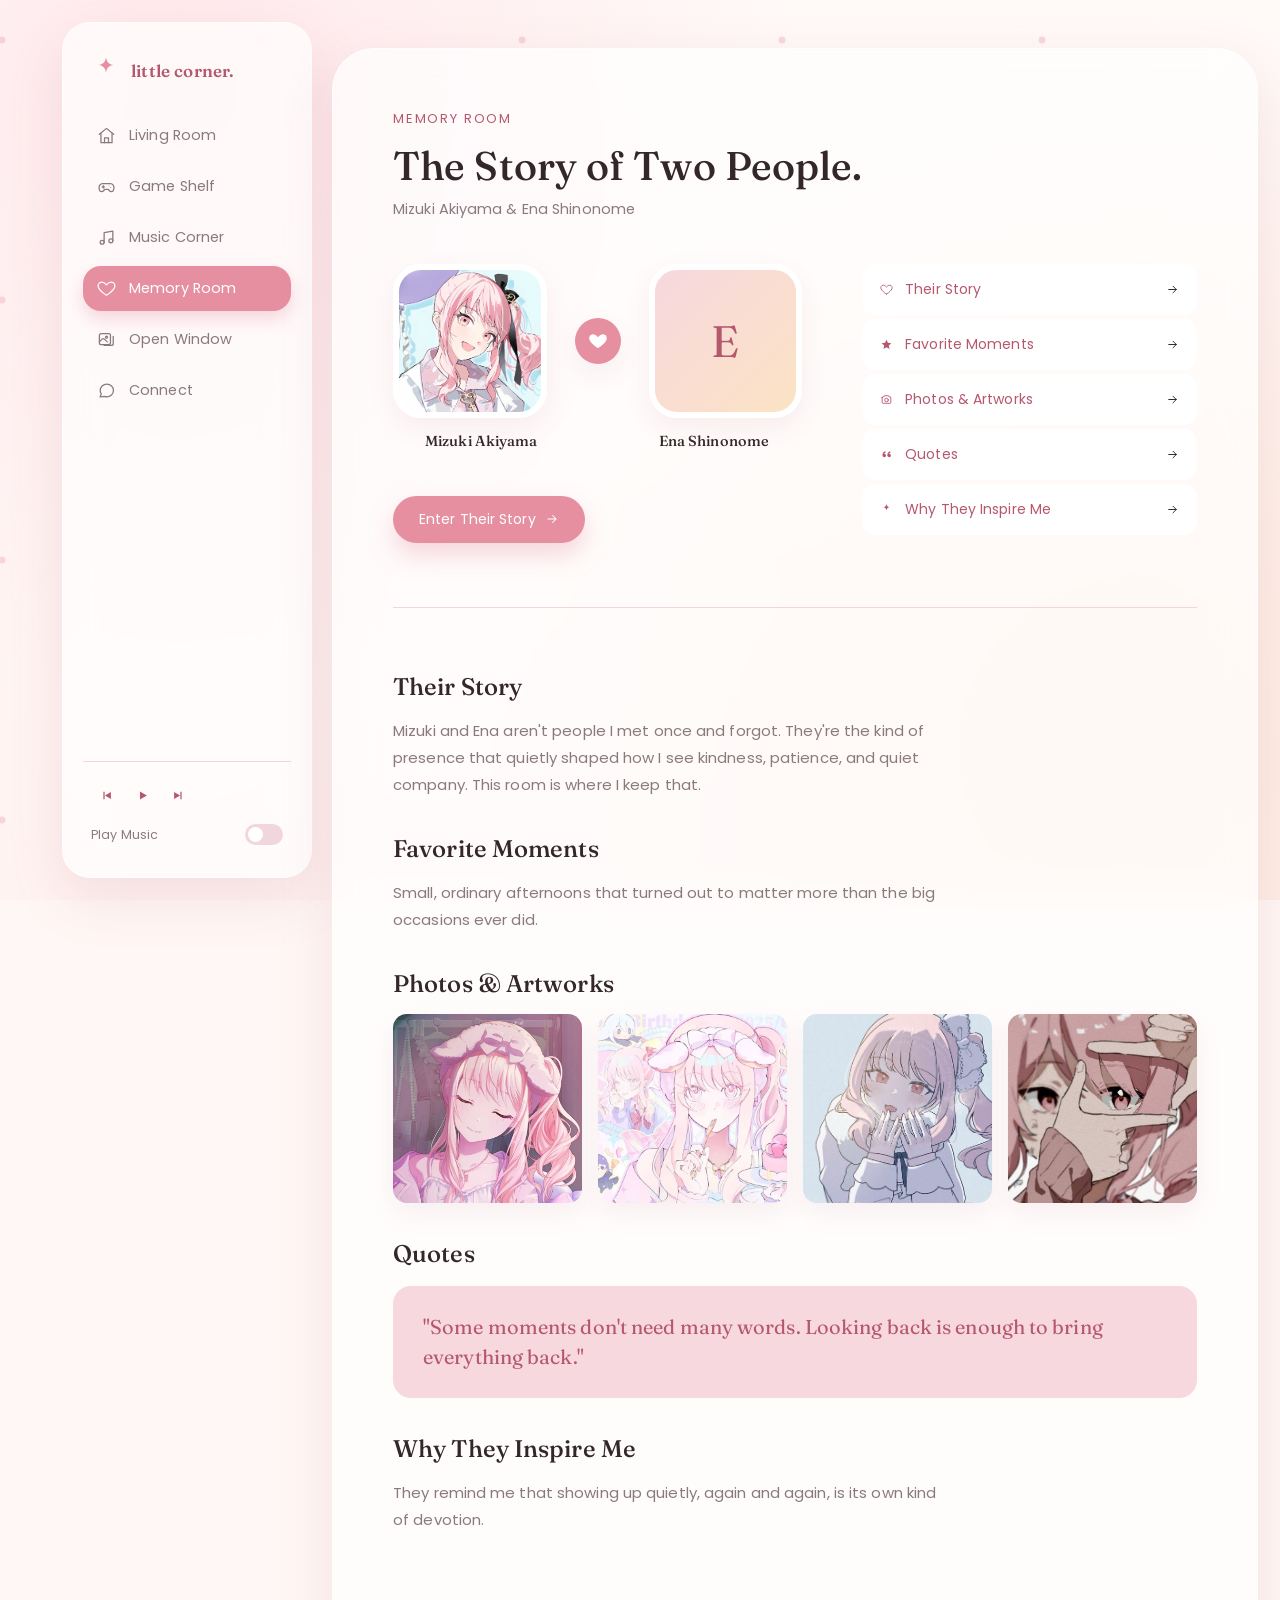
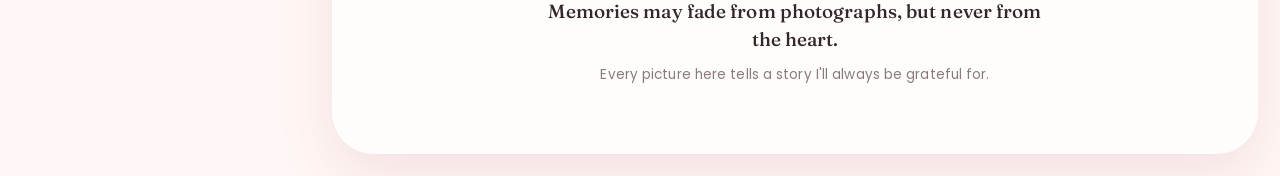
<file: pages/memory-room.html>
<!DOCTYPE html>
<html lang="en">
<head>
<meta charset="UTF-8">
<meta name="viewport" content="width=device-width, initial-scale=1.0">
<title>Memory Room · little corner.</title>
<meta name="description" content="little corner. — a quiet personal space on the internet.">
<link rel="icon" href="../favicon.ico">
<link rel="preconnect" href="https://fonts.googleapis.com"><link rel="preconnect" href="https://fonts.gstatic.com" crossorigin><link href="https://fonts.googleapis.com/css2?family=Fraunces:ital,opsz,wght@0,9..144,400;0,9..144,500;0,9..144,600;1,9..144,500&family=Poppins:wght@300;400;500;600&display=swap" rel="stylesheet">
<link rel="stylesheet" href="../assets/css/reset.css">
<link rel="stylesheet" href="../assets/css/layout.css">
<link rel="stylesheet" href="../assets/css/theme.css">

</head>
<body>
<div class="ambient"></div>
<div class="app-shell">
<input type="checkbox" id="nav-toggle" class="nav-toggle">
    <label for="nav-toggle" class="nav-toggle-label"><svg viewBox="0 0 24 24" fill="none" stroke="currentColor" stroke-width="1.8" stroke-linecap="round"><path d="M4 7h16M4 12h16M4 17h16"/></svg></label>
    <label for="nav-toggle" class="scrim"></label>
    <aside class="sidebar">
      <div class="sidebar-brand">
        <span class="brand-mark"><svg viewBox="0 0 24 24" fill="currentColor" stroke="none"><path d="M12 2c.6 3.7 2.3 5.4 6 6-3.7.6-5.4 2.3-6 6-.6-3.7-2.3-5.4-6-6 3.7-.6 5.4-2.3 6-6Z"/></svg></span>
        <a href="../index.html" class="brand-name">little corner.</a>
      </div>
      <nav class="sidebar-nav">
        <ul>
          <li><a href="living-room.html" class="nav-item"><span class="nav-icon"><svg viewBox="0 0 24 24" fill="none" stroke="currentColor" stroke-width="1.6" stroke-linecap="round" stroke-linejoin="round"><path d="M3 10.5 12 3l9 7.5"/><path d="M5 9.5V21h14V9.5"/><path d="M9.5 21v-6h5v6"/></svg></span><span class="nav-label">Living Room</span></a></li>
<li><a href="game-shelf.html" class="nav-item"><span class="nav-icon"><svg viewBox="0 0 24 24" fill="none" stroke="currentColor" stroke-width="1.6" stroke-linecap="round" stroke-linejoin="round"><path d="M7 8.5h10a4.5 4.5 0 0 1 4.4 5.4l-.4 2A3 3 0 0 1 18 18.5c-.9 0-1.7-.4-2.3-1.1L14 15.5h-4l-1.7 1.9a3 3 0 0 1-2.3 1.1 3 3 0 0 1-3-2.6l-.4-2A4.5 4.5 0 0 1 7 8.5Z"/><path d="M8 11v3M6.5 12.5h3"/><circle cx="15.2" cy="11.2" r=".6" fill="currentColor" stroke="none"/><circle cx="17.2" cy="13.2" r=".6" fill="currentColor" stroke="none"/></svg></span><span class="nav-label">Game Shelf</span></a></li>
<li><a href="music-corner.html" class="nav-item"><span class="nav-icon"><svg viewBox="0 0 24 24" fill="none" stroke="currentColor" stroke-width="1.6" stroke-linecap="round" stroke-linejoin="round"><path d="M9 18V5.8L20 4v12.2"/><circle cx="6.5" cy="18" r="2.5"/><circle cx="17.5" cy="16.2" r="2.5"/></svg></span><span class="nav-label">Music Corner</span></a></li>
<li><a href="memory-room.html" class="nav-item active"><span class="nav-icon"><svg viewBox="0 0 24 24" fill="none" stroke="currentColor" stroke-width="1.6" stroke-linecap="round" stroke-linejoin="round"><path d="M12 20.5s-7.6-4.6-10-9.4C.4 7.7 2.4 4 6.1 4c2 0 3.6 1 5.9 3.4C14.3 5 15.9 4 17.9 4c3.7 0 5.7 3.7 4.1 7.1-2.4 4.8-10 9.4-10 9.4Z"/></svg></span><span class="nav-label">Memory Room</span></a></li>
<li><a href="open-window.html" class="nav-item"><span class="nav-icon"><svg viewBox="0 0 24 24" fill="none" stroke="currentColor" stroke-width="1.6" stroke-linecap="round" stroke-linejoin="round"><rect x="3" y="4.5" width="14" height="14" rx="2.4"/><path d="m3 15 3.5-3.5a2 2 0 0 1 2.8 0L13 15"/><circle cx="12" cy="9" r="1.3"/><path d="M20.5 8v9a2.5 2.5 0 0 1-2.5 2.5H9"/></svg></span><span class="nav-label">Open Window</span></a></li>
<li><a href="connect.html" class="nav-item"><span class="nav-icon"><svg viewBox="0 0 24 24" fill="none" stroke="currentColor" stroke-width="1.6" stroke-linecap="round" stroke-linejoin="round"><path d="M4 12c0-4.4 3.8-8 8.4-8s8.4 3.6 8.4 8-3.8 8-8.4 8c-1.1 0-2.1-.2-3-.6L4 20l1.3-3.9C4.5 15 4 13.6 4 12Z"/></svg></span><span class="nav-label">Connect</span></a></li>
        </ul>
      </nav>
      <div class="sidebar-foot">
        <div class="player-controls">
          <button aria-label="Previous track"><svg viewBox="0 0 24 24" fill="currentColor" stroke="none"><path d="M7 6h2v12H7zM19 6.3 9.5 12l9.5 5.7V6.3Z"/></svg></button>
          <button aria-label="Play"><svg viewBox="0 0 24 24" fill="currentColor" stroke="none"><path d="M8 5.5v13l11-6.5-11-6.5Z"/></svg></button>
          <button aria-label="Next track"><svg viewBox="0 0 24 24" fill="currentColor" stroke="none"><path d="M17 6h-2v12h2zM5 6.3 14.5 12 5 17.7V6.3Z"/></svg></button>
        </div>
        <div class="player-toggle-row">
          <span>Play Music</span>
          <button class="switch" data-on="false" role="switch" aria-checked="false" aria-label="Toggle background music">
            <span class="knob"></span>
          </button>
        </div>
      </div>
    </aside>
<main class="main">

<section class="content-wrap">
  <div class="panel reveal">
    <div class="panel-head">
      <div>
        <span class="eyebrow" data-room="05 · Memory Room">Memory Room</span>
        <h1>The Story of Two People.</h1>
        <p class="panel-sub">Mizuki Akiyama &amp; Ena Shinonome</p>
      </div>
    </div>

    <div class="memory-columns">
      <div>
        <div class="pair-block">
          <div class="pair-photo"><img src="../assets/images/profile/mizuki.jpg" alt="Mizuki Akiyama"></div>
          <div class="pair-heart"><svg viewBox="0 0 24 24" fill="currentColor" stroke="none"><path d="M12 20.5s-7.6-4.6-10-9.4C.4 7.7 2.4 4 6.1 4c2 0 3.6 1 5.9 3.4C14.3 5 15.9 4 17.9 4c3.7 0 5.7 3.7 4.1 7.1-2.4 4.8-10 9.4-10 9.4Z"/></svg></div>
          <div class="pair-photo placeholder">E</div>
        </div>
        <div class="pair-names">
          <span>Mizuki Akiyama</span><span></span><span>Ena Shinonome</span>
        </div>
        <a href="#story" class="btn btn-primary">Enter Their Story <svg viewBox="0 0 24 24" fill="none" stroke="currentColor" stroke-width="1.8" stroke-linecap="round" stroke-linejoin="round"><path d="M5 12h14M13 6l6 6-6 6"/></svg></a>
      </div>

      <nav class="story-nav">
        <a href="#story"><span class="story-nav-icon"><svg viewBox="0 0 24 24" fill="none" stroke="currentColor" stroke-width="1.6" stroke-linecap="round" stroke-linejoin="round"><path d="M12 20.5s-7.6-4.6-10-9.4C.4 7.7 2.4 4 6.1 4c2 0 3.6 1 5.9 3.4C14.3 5 15.9 4 17.9 4c3.7 0 5.7 3.7 4.1 7.1-2.4 4.8-10 9.4-10 9.4Z"/></svg> Their Story</span><svg viewBox="0 0 24 24" fill="none" stroke="currentColor" stroke-width="1.8" stroke-linecap="round" stroke-linejoin="round"><path d="M5 12h14M13 6l6 6-6 6"/></svg></a>
        <a href="#moments"><span class="story-nav-icon"><svg viewBox="0 0 24 24" fill="currentColor" stroke="none"><path d="m12 3 2.6 5.9 6.4.6-4.8 4.3 1.4 6.3L12 16.9l-5.6 3.2 1.4-6.3L3 9.5l6.4-.6L12 3Z"/></svg> Favorite Moments</span><svg viewBox="0 0 24 24" fill="none" stroke="currentColor" stroke-width="1.8" stroke-linecap="round" stroke-linejoin="round"><path d="M5 12h14M13 6l6 6-6 6"/></svg></a>
        <a href="#photos"><span class="story-nav-icon"><svg viewBox="0 0 24 24" fill="none" stroke="currentColor" stroke-width="1.6" stroke-linecap="round" stroke-linejoin="round"><path d="M4 8.5A1.5 1.5 0 0 1 5.5 7h2l1-2h7l1 2h2A1.5 1.5 0 0 1 20 8.5v9A1.5 1.5 0 0 1 18.5 19h-13A1.5 1.5 0 0 1 4 17.5v-9Z"/><circle cx="12" cy="13" r="3.4"/></svg> Photos &amp; Artworks</span><svg viewBox="0 0 24 24" fill="none" stroke="currentColor" stroke-width="1.8" stroke-linecap="round" stroke-linejoin="round"><path d="M5 12h14M13 6l6 6-6 6"/></svg></a>
        <a href="#quotes"><span class="story-nav-icon"><svg viewBox="0 0 24 24" fill="currentColor" stroke="none"><path d="M9.5 6C6.5 7 4.5 9.6 4.5 13c0 2.5 1.6 4 3.6 4 1.7 0 3-1.3 3-3s-1.2-2.8-2.7-2.8c-.2 0-.4 0-.6.1.3-1.7 1.5-3 3.2-3.6L9.5 6Zm9 0c-3 1-5 3.6-5 7 0 2.5 1.6 4 3.6 4 1.7 0 3-1.3 3-3s-1.2-2.8-2.7-2.8c-.2 0-.4 0-.6.1.3-1.7 1.5-3 3.2-3.6L18.5 6Z"/></svg> Quotes</span><svg viewBox="0 0 24 24" fill="none" stroke="currentColor" stroke-width="1.8" stroke-linecap="round" stroke-linejoin="round"><path d="M5 12h14M13 6l6 6-6 6"/></svg></a>
        <a href="#inspire"><span class="story-nav-icon"><svg viewBox="0 0 24 24" fill="currentColor" stroke="none"><path d="M12 2c.6 3.7 2.3 5.4 6 6-3.7.6-5.4 2.3-6 6-.6-3.7-2.3-5.4-6-6 3.7-.6 5.4-2.3 6-6Z"/></svg> Why They Inspire Me</span><svg viewBox="0 0 24 24" fill="none" stroke="currentColor" stroke-width="1.8" stroke-linecap="round" stroke-linejoin="round"><path d="M5 12h14M13 6l6 6-6 6"/></svg></a>
      </nav>
    </div>

    <div class="memory-story-section reveal" id="story">
      <h2>Their Story</h2>
      <p>Mizuki and Ena aren't people I met once and forgot. They're the kind of presence that quietly shaped how I see kindness, patience, and quiet company. This room is where I keep that.</p>
    </div>

    <div class="memory-story-section reveal" id="moments" style="border-top:none;padding-top:0;margin-top:36px;">
      <h2>Favorite Moments</h2>
      <p>Small, ordinary afternoons that turned out to matter more than the big occasions ever did.</p>
    </div>

    <div class="memory-story-section reveal" id="photos" style="border-top:none;padding-top:0;margin-top:36px;">
      <h2>Photos &amp; Artworks</h2>
      <div class="photo-grid" style="grid-template-columns:repeat(4,1fr);">
        <div class="photo-tile reveal"><img src="../assets/images/gallery/gallery1.jpg" alt="A memory"></div>
<div class="photo-tile reveal"><img src="../assets/images/gallery/gallery2.jpg" alt="A memory"></div>
<div class="photo-tile reveal"><img src="../assets/images/gallery/gallery3.jpg" alt="A memory"></div>
<div class="photo-tile reveal"><img src="../assets/images/gallery/gallery4.jpg" alt="A memory"></div>
      </div>
    </div>

    <div class="memory-story-section reveal" id="quotes" style="border-top:none;padding-top:0;margin-top:36px;">
      <h2>Quotes</h2>
      <div class="quote-block">"Some moments don't need many words. Looking back is enough to bring everything back."</div>
    </div>

    <div class="memory-story-section reveal" id="inspire" style="border-top:none;padding-top:0;margin-top:36px;">
      <h2>Why They Inspire Me</h2>
      <p>They remind me that showing up quietly, again and again, is its own kind of devotion.</p>
    </div>

    <div class="sign-off reveal">
      <p class="line-1">Memories may fade from photographs, but never from the heart.</p>
      <p class="line-2">Every picture here tells a story I'll always be grateful for.</p>
    </div>
  </div>
</section>

</main>
</div>
<script src="../assets/js/main.js"></script>
</body>
</html>
</file>
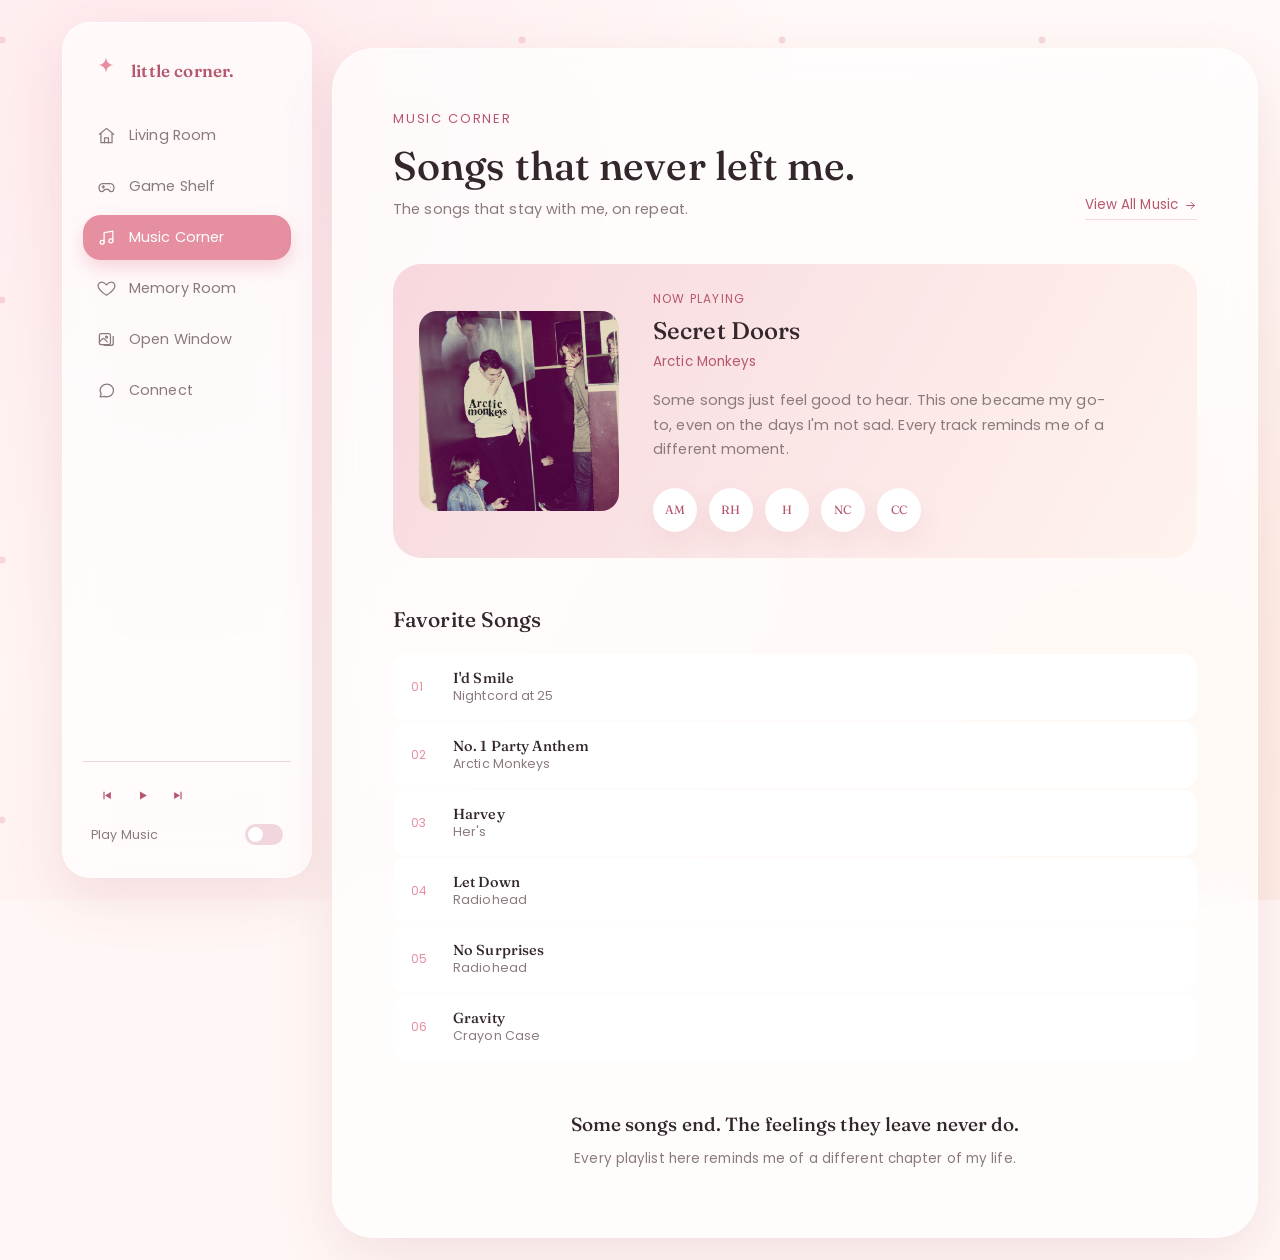
<file: pages/music-corner.html>
<!DOCTYPE html>
<html lang="en">
<head>
<meta charset="UTF-8">
<meta name="viewport" content="width=device-width, initial-scale=1.0">
<title>Music Corner · little corner.</title>
<meta name="description" content="little corner. — a quiet personal space on the internet.">
<link rel="icon" href="../favicon.ico">
<link rel="preconnect" href="https://fonts.googleapis.com"><link rel="preconnect" href="https://fonts.gstatic.com" crossorigin><link href="https://fonts.googleapis.com/css2?family=Fraunces:ital,opsz,wght@0,9..144,400;0,9..144,500;0,9..144,600;1,9..144,500&family=Poppins:wght@300;400;500;600&display=swap" rel="stylesheet">
<link rel="stylesheet" href="../assets/css/reset.css">
<link rel="stylesheet" href="../assets/css/layout.css">
<link rel="stylesheet" href="../assets/css/theme.css">

</head>
<body>
<div class="ambient"></div>
<div class="app-shell">
<input type="checkbox" id="nav-toggle" class="nav-toggle">
    <label for="nav-toggle" class="nav-toggle-label"><svg viewBox="0 0 24 24" fill="none" stroke="currentColor" stroke-width="1.8" stroke-linecap="round"><path d="M4 7h16M4 12h16M4 17h16"/></svg></label>
    <label for="nav-toggle" class="scrim"></label>
    <aside class="sidebar">
      <div class="sidebar-brand">
        <span class="brand-mark"><svg viewBox="0 0 24 24" fill="currentColor" stroke="none"><path d="M12 2c.6 3.7 2.3 5.4 6 6-3.7.6-5.4 2.3-6 6-.6-3.7-2.3-5.4-6-6 3.7-.6 5.4-2.3 6-6Z"/></svg></span>
        <a href="../index.html" class="brand-name">little corner.</a>
      </div>
      <nav class="sidebar-nav">
        <ul>
          <li><a href="living-room.html" class="nav-item"><span class="nav-icon"><svg viewBox="0 0 24 24" fill="none" stroke="currentColor" stroke-width="1.6" stroke-linecap="round" stroke-linejoin="round"><path d="M3 10.5 12 3l9 7.5"/><path d="M5 9.5V21h14V9.5"/><path d="M9.5 21v-6h5v6"/></svg></span><span class="nav-label">Living Room</span></a></li>
<li><a href="game-shelf.html" class="nav-item"><span class="nav-icon"><svg viewBox="0 0 24 24" fill="none" stroke="currentColor" stroke-width="1.6" stroke-linecap="round" stroke-linejoin="round"><path d="M7 8.5h10a4.5 4.5 0 0 1 4.4 5.4l-.4 2A3 3 0 0 1 18 18.5c-.9 0-1.7-.4-2.3-1.1L14 15.5h-4l-1.7 1.9a3 3 0 0 1-2.3 1.1 3 3 0 0 1-3-2.6l-.4-2A4.5 4.5 0 0 1 7 8.5Z"/><path d="M8 11v3M6.5 12.5h3"/><circle cx="15.2" cy="11.2" r=".6" fill="currentColor" stroke="none"/><circle cx="17.2" cy="13.2" r=".6" fill="currentColor" stroke="none"/></svg></span><span class="nav-label">Game Shelf</span></a></li>
<li><a href="music-corner.html" class="nav-item active"><span class="nav-icon"><svg viewBox="0 0 24 24" fill="none" stroke="currentColor" stroke-width="1.6" stroke-linecap="round" stroke-linejoin="round"><path d="M9 18V5.8L20 4v12.2"/><circle cx="6.5" cy="18" r="2.5"/><circle cx="17.5" cy="16.2" r="2.5"/></svg></span><span class="nav-label">Music Corner</span></a></li>
<li><a href="memory-room.html" class="nav-item"><span class="nav-icon"><svg viewBox="0 0 24 24" fill="none" stroke="currentColor" stroke-width="1.6" stroke-linecap="round" stroke-linejoin="round"><path d="M12 20.5s-7.6-4.6-10-9.4C.4 7.7 2.4 4 6.1 4c2 0 3.6 1 5.9 3.4C14.3 5 15.9 4 17.9 4c3.7 0 5.7 3.7 4.1 7.1-2.4 4.8-10 9.4-10 9.4Z"/></svg></span><span class="nav-label">Memory Room</span></a></li>
<li><a href="open-window.html" class="nav-item"><span class="nav-icon"><svg viewBox="0 0 24 24" fill="none" stroke="currentColor" stroke-width="1.6" stroke-linecap="round" stroke-linejoin="round"><rect x="3" y="4.5" width="14" height="14" rx="2.4"/><path d="m3 15 3.5-3.5a2 2 0 0 1 2.8 0L13 15"/><circle cx="12" cy="9" r="1.3"/><path d="M20.5 8v9a2.5 2.5 0 0 1-2.5 2.5H9"/></svg></span><span class="nav-label">Open Window</span></a></li>
<li><a href="connect.html" class="nav-item"><span class="nav-icon"><svg viewBox="0 0 24 24" fill="none" stroke="currentColor" stroke-width="1.6" stroke-linecap="round" stroke-linejoin="round"><path d="M4 12c0-4.4 3.8-8 8.4-8s8.4 3.6 8.4 8-3.8 8-8.4 8c-1.1 0-2.1-.2-3-.6L4 20l1.3-3.9C4.5 15 4 13.6 4 12Z"/></svg></span><span class="nav-label">Connect</span></a></li>
        </ul>
      </nav>
      <div class="sidebar-foot">
        <div class="player-controls">
          <button aria-label="Previous track"><svg viewBox="0 0 24 24" fill="currentColor" stroke="none"><path d="M7 6h2v12H7zM19 6.3 9.5 12l9.5 5.7V6.3Z"/></svg></button>
          <button aria-label="Play"><svg viewBox="0 0 24 24" fill="currentColor" stroke="none"><path d="M8 5.5v13l11-6.5-11-6.5Z"/></svg></button>
          <button aria-label="Next track"><svg viewBox="0 0 24 24" fill="currentColor" stroke="none"><path d="M17 6h-2v12h2zM5 6.3 14.5 12 5 17.7V6.3Z"/></svg></button>
        </div>
        <div class="player-toggle-row">
          <span>Play Music</span>
          <button class="switch" data-on="false" role="switch" aria-checked="false" aria-label="Toggle background music">
            <span class="knob"></span>
          </button>
        </div>
      </div>
    </aside>
<main class="main">

<section class="content-wrap">
  <div class="panel reveal">
    <div class="panel-head">
      <div>
        <span class="eyebrow" data-room="04 · Music Corner">Music Corner</span>
        <h1>Songs that never left me.</h1>
        <p class="panel-sub">The songs that stay with me, on repeat.</p>
      </div>
      <a href="#" class="view-all">View All Music <svg viewBox="0 0 24 24" fill="none" stroke="currentColor" stroke-width="1.8" stroke-linecap="round" stroke-linejoin="round"><path d="M5 12h14M13 6l6 6-6 6"/></svg></a>
    </div>
    <div class="featured-strip reveal">
      <div class="cover"><img src="../assets/images/music/music1.jpg" alt="Secret Doors — Arctic Monkeys"></div>
      <div>
        <span class="label">Now Playing</span>
        <h2>Secret Doors</h2>
        <p class="who">Arctic Monkeys</p>
        <p>Some songs just feel good to hear. This one became my go-to, even on the days I'm not sad. Every track reminds me of a different moment.</p>
        <div class="artist-row"><div class="artist-chip">AM</div>
<div class="artist-chip">RH</div>
<div class="artist-chip">H</div>
<div class="artist-chip">NC</div>
<div class="artist-chip">CC</div></div>
      </div>
    </div>
    <h2 class="section-title">Favorite Songs</h2>
    <div class="song-list">
      <div class="song-row reveal">
  <div class="song-row-main"><span class="song-index">01</span>
    <div><div class="song-name">I'd Smile</div><div class="song-artist">Nightcord at 25</div></div>
  </div>
  <span class="nav-icon"><svg viewBox="0 0 24 24" fill="currentColor" stroke="none"><path d="M8 5.5v13l11-6.5-11-6.5Z"/></svg></span>
</div>
<div class="song-row reveal">
  <div class="song-row-main"><span class="song-index">02</span>
    <div><div class="song-name">No. 1 Party Anthem</div><div class="song-artist">Arctic Monkeys</div></div>
  </div>
  <span class="nav-icon"><svg viewBox="0 0 24 24" fill="currentColor" stroke="none"><path d="M8 5.5v13l11-6.5-11-6.5Z"/></svg></span>
</div>
<div class="song-row reveal">
  <div class="song-row-main"><span class="song-index">03</span>
    <div><div class="song-name">Harvey</div><div class="song-artist">Her's</div></div>
  </div>
  <span class="nav-icon"><svg viewBox="0 0 24 24" fill="currentColor" stroke="none"><path d="M8 5.5v13l11-6.5-11-6.5Z"/></svg></span>
</div>
<div class="song-row reveal">
  <div class="song-row-main"><span class="song-index">04</span>
    <div><div class="song-name">Let Down</div><div class="song-artist">Radiohead</div></div>
  </div>
  <span class="nav-icon"><svg viewBox="0 0 24 24" fill="currentColor" stroke="none"><path d="M8 5.5v13l11-6.5-11-6.5Z"/></svg></span>
</div>
<div class="song-row reveal">
  <div class="song-row-main"><span class="song-index">05</span>
    <div><div class="song-name">No Surprises</div><div class="song-artist">Radiohead</div></div>
  </div>
  <span class="nav-icon"><svg viewBox="0 0 24 24" fill="currentColor" stroke="none"><path d="M8 5.5v13l11-6.5-11-6.5Z"/></svg></span>
</div>
<div class="song-row reveal">
  <div class="song-row-main"><span class="song-index">06</span>
    <div><div class="song-name">Gravity</div><div class="song-artist">Crayon Case</div></div>
  </div>
  <span class="nav-icon"><svg viewBox="0 0 24 24" fill="currentColor" stroke="none"><path d="M8 5.5v13l11-6.5-11-6.5Z"/></svg></span>
</div>
    </div>
    <div class="sign-off reveal">
      <p class="line-1">Some songs end. The feelings they leave never do.</p>
      <p class="line-2">Every playlist here reminds me of a different chapter of my life.</p>
    </div>
  </div>
</section>

</main>
</div>
<script src="../assets/js/main.js"></script>
</body>
</html>
</file>
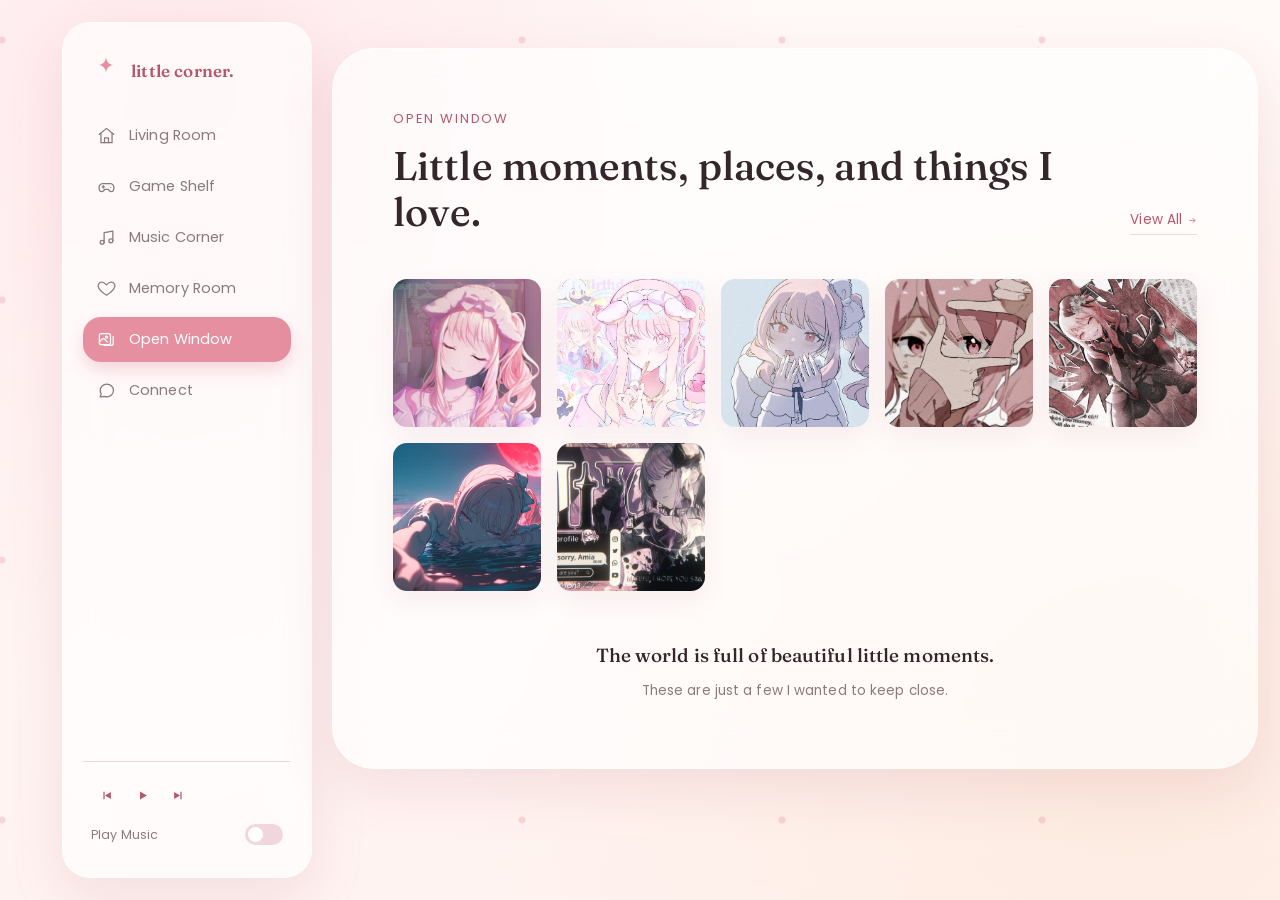
<file: pages/open-window.html>
<!DOCTYPE html>
<html lang="en">
<head>
<meta charset="UTF-8">
<meta name="viewport" content="width=device-width, initial-scale=1.0">
<title>Open Window · little corner.</title>
<meta name="description" content="little corner. — a quiet personal space on the internet.">
<link rel="icon" href="../favicon.ico">
<link rel="preconnect" href="https://fonts.googleapis.com"><link rel="preconnect" href="https://fonts.gstatic.com" crossorigin><link href="https://fonts.googleapis.com/css2?family=Fraunces:ital,opsz,wght@0,9..144,400;0,9..144,500;0,9..144,600;1,9..144,500&family=Poppins:wght@300;400;500;600&display=swap" rel="stylesheet">
<link rel="stylesheet" href="../assets/css/reset.css">
<link rel="stylesheet" href="../assets/css/layout.css">
<link rel="stylesheet" href="../assets/css/theme.css">

</head>
<body>
<div class="ambient"></div>
<div class="app-shell">
<input type="checkbox" id="nav-toggle" class="nav-toggle">
    <label for="nav-toggle" class="nav-toggle-label"><svg viewBox="0 0 24 24" fill="none" stroke="currentColor" stroke-width="1.8" stroke-linecap="round"><path d="M4 7h16M4 12h16M4 17h16"/></svg></label>
    <label for="nav-toggle" class="scrim"></label>
    <aside class="sidebar">
      <div class="sidebar-brand">
        <span class="brand-mark"><svg viewBox="0 0 24 24" fill="currentColor" stroke="none"><path d="M12 2c.6 3.7 2.3 5.4 6 6-3.7.6-5.4 2.3-6 6-.6-3.7-2.3-5.4-6-6 3.7-.6 5.4-2.3 6-6Z"/></svg></span>
        <a href="../index.html" class="brand-name">little corner.</a>
      </div>
      <nav class="sidebar-nav">
        <ul>
          <li><a href="living-room.html" class="nav-item"><span class="nav-icon"><svg viewBox="0 0 24 24" fill="none" stroke="currentColor" stroke-width="1.6" stroke-linecap="round" stroke-linejoin="round"><path d="M3 10.5 12 3l9 7.5"/><path d="M5 9.5V21h14V9.5"/><path d="M9.5 21v-6h5v6"/></svg></span><span class="nav-label">Living Room</span></a></li>
<li><a href="game-shelf.html" class="nav-item"><span class="nav-icon"><svg viewBox="0 0 24 24" fill="none" stroke="currentColor" stroke-width="1.6" stroke-linecap="round" stroke-linejoin="round"><path d="M7 8.5h10a4.5 4.5 0 0 1 4.4 5.4l-.4 2A3 3 0 0 1 18 18.5c-.9 0-1.7-.4-2.3-1.1L14 15.5h-4l-1.7 1.9a3 3 0 0 1-2.3 1.1 3 3 0 0 1-3-2.6l-.4-2A4.5 4.5 0 0 1 7 8.5Z"/><path d="M8 11v3M6.5 12.5h3"/><circle cx="15.2" cy="11.2" r=".6" fill="currentColor" stroke="none"/><circle cx="17.2" cy="13.2" r=".6" fill="currentColor" stroke="none"/></svg></span><span class="nav-label">Game Shelf</span></a></li>
<li><a href="music-corner.html" class="nav-item"><span class="nav-icon"><svg viewBox="0 0 24 24" fill="none" stroke="currentColor" stroke-width="1.6" stroke-linecap="round" stroke-linejoin="round"><path d="M9 18V5.8L20 4v12.2"/><circle cx="6.5" cy="18" r="2.5"/><circle cx="17.5" cy="16.2" r="2.5"/></svg></span><span class="nav-label">Music Corner</span></a></li>
<li><a href="memory-room.html" class="nav-item"><span class="nav-icon"><svg viewBox="0 0 24 24" fill="none" stroke="currentColor" stroke-width="1.6" stroke-linecap="round" stroke-linejoin="round"><path d="M12 20.5s-7.6-4.6-10-9.4C.4 7.7 2.4 4 6.1 4c2 0 3.6 1 5.9 3.4C14.3 5 15.9 4 17.9 4c3.7 0 5.7 3.7 4.1 7.1-2.4 4.8-10 9.4-10 9.4Z"/></svg></span><span class="nav-label">Memory Room</span></a></li>
<li><a href="open-window.html" class="nav-item active"><span class="nav-icon"><svg viewBox="0 0 24 24" fill="none" stroke="currentColor" stroke-width="1.6" stroke-linecap="round" stroke-linejoin="round"><rect x="3" y="4.5" width="14" height="14" rx="2.4"/><path d="m3 15 3.5-3.5a2 2 0 0 1 2.8 0L13 15"/><circle cx="12" cy="9" r="1.3"/><path d="M20.5 8v9a2.5 2.5 0 0 1-2.5 2.5H9"/></svg></span><span class="nav-label">Open Window</span></a></li>
<li><a href="connect.html" class="nav-item"><span class="nav-icon"><svg viewBox="0 0 24 24" fill="none" stroke="currentColor" stroke-width="1.6" stroke-linecap="round" stroke-linejoin="round"><path d="M4 12c0-4.4 3.8-8 8.4-8s8.4 3.6 8.4 8-3.8 8-8.4 8c-1.1 0-2.1-.2-3-.6L4 20l1.3-3.9C4.5 15 4 13.6 4 12Z"/></svg></span><span class="nav-label">Connect</span></a></li>
        </ul>
      </nav>
      <div class="sidebar-foot">
        <div class="player-controls">
          <button aria-label="Previous track"><svg viewBox="0 0 24 24" fill="currentColor" stroke="none"><path d="M7 6h2v12H7zM19 6.3 9.5 12l9.5 5.7V6.3Z"/></svg></button>
          <button aria-label="Play"><svg viewBox="0 0 24 24" fill="currentColor" stroke="none"><path d="M8 5.5v13l11-6.5-11-6.5Z"/></svg></button>
          <button aria-label="Next track"><svg viewBox="0 0 24 24" fill="currentColor" stroke="none"><path d="M17 6h-2v12h2zM5 6.3 14.5 12 5 17.7V6.3Z"/></svg></button>
        </div>
        <div class="player-toggle-row">
          <span>Play Music</span>
          <button class="switch" data-on="false" role="switch" aria-checked="false" aria-label="Toggle background music">
            <span class="knob"></span>
          </button>
        </div>
      </div>
    </aside>
<main class="main">

<section class="content-wrap">
  <div class="panel reveal">
    <div class="panel-head">
      <div>
        <span class="eyebrow" data-room="06 · Open Window">Open Window</span>
        <h1>Little moments, places, and things I love.</h1>
      </div>
      <a href="#" class="view-all">View All <svg viewBox="0 0 24 24" fill="none" stroke="currentColor" stroke-width="1.8" stroke-linecap="round" stroke-linejoin="round"><path d="M5 12h14M13 6l6 6-6 6"/></svg></a>
    </div>
    <div class="photo-grid">
      <div class="photo-tile reveal"><img src="../assets/images/gallery/gallery1.jpg" alt="A little moment"></div>
<div class="photo-tile reveal"><img src="../assets/images/gallery/gallery2.jpg" alt="A little moment"></div>
<div class="photo-tile reveal"><img src="../assets/images/gallery/gallery3.jpg" alt="A little moment"></div>
<div class="photo-tile reveal"><img src="../assets/images/gallery/gallery4.jpg" alt="A little moment"></div>
<div class="photo-tile reveal"><img src="../assets/images/gallery/gallery5.jpg" alt="A little moment"></div>
<div class="photo-tile reveal"><img src="../assets/images/gallery/gallery6.jpg" alt="A little moment"></div>
<div class="photo-tile reveal"><img src="../assets/images/gallery/gallery7.jpg" alt="A little moment"></div>
    </div>
    <div class="sign-off reveal">
      <p class="line-1">The world is full of beautiful little moments.</p>
      <p class="line-2">These are just a few I wanted to keep close.</p>
    </div>
  </div>
</section>

</main>
</div>
<script src="../assets/js/main.js"></script>
</body>
</html>
</file>
<file: assets/css/layout.css>
/* =======================================================
   LAYOUT SKELETON — shared structure across all themes.
   Visual values (color, radius, shadow, type) come from
   custom properties defined in each theme's theme.css
======================================================= */

html, body { width: 100%; }

body {
  font-family: var(--font-body);
  background: var(--bg-color);
  color: var(--text-color);
  overflow-x: hidden;
}

/* ---------- Ambient wallpaper layer ---------- */
.ambient {
  position: fixed;
  inset: 0;
  z-index: -2;
  background: var(--ambient-bg);
}
.ambient::before {
  content: "";
  position: absolute;
  inset: 0;
  background: var(--ambient-overlay);
}

/* ---------- Shell ---------- */
.app-shell {
  display: flex;
  align-items: flex-start;
  gap: var(--shell-gap, 24px);
  width: 100%;
  min-height: 100vh;
  padding: var(--shell-padding, 24px);
}

/* ---------- Sidebar ---------- */
.sidebar {
  position: sticky;
  top: var(--shell-padding, 24px);
  width: var(--sidebar-width, 246px);
  flex-shrink: 0;
  min-height: calc(100vh - (var(--shell-padding, 24px) * 2));
  display: flex;
  flex-direction: column;
  padding: 28px 20px;
}

.sidebar-brand {
  display: flex;
  align-items: center;
  gap: 10px;
  padding: 4px 8px 28px;
  font-family: var(--font-display);
}

.sidebar-brand .brand-mark {
  width: 30px;
  height: 30px;
  flex-shrink: 0;
  display: flex;
  align-items: center;
  justify-content: center;
}

.sidebar-brand .brand-name {
  font-size: 17px;
  letter-spacing: 0.01em;
}

.sidebar-nav { flex: 1; }

.sidebar-nav ul {
  display: flex;
  flex-direction: column;
  gap: 6px;
}

.nav-item {
  display: flex;
  align-items: center;
  gap: 13px;
  padding: 12px 14px;
  border-radius: var(--radius-md);
  font-size: 14.5px;
  transition: background .22s ease, color .22s ease, transform .22s ease;
}

.nav-item .nav-icon {
  width: 19px;
  height: 19px;
  flex-shrink: 0;
  display: flex;
  align-items: center;
  justify-content: center;
}

.nav-item .nav-icon svg { width: 100%; height: 100%; }

.sidebar-foot {
  padding-top: 18px;
  margin-top: 18px;
}

.player-controls {
  display: flex;
  align-items: center;
  gap: 6px;
  padding: 0 8px;
}

.player-controls button {
  width: 30px;
  height: 30px;
  display: flex;
  align-items: center;
  justify-content: center;
  border-radius: 50%;
}
.player-controls button svg { width: 15px; height: 15px; }

.player-toggle-row {
  display: flex;
  align-items: center;
  justify-content: space-between;
  padding: 14px 8px 4px;
  font-size: 12.5px;
}

.switch {
  position: relative;
  width: 38px;
  height: 21px;
  border-radius: 999px;
  flex-shrink: 0;
}
.switch .knob {
  position: absolute;
  top: 3px;
  left: 3px;
  width: 15px;
  height: 15px;
  border-radius: 50%;
  transition: left .2s ease, background .2s ease;
}
.switch[data-on="true"] .knob { left: 20px; }

/* Mobile nav toggle */
.nav-toggle { display: none; }

/* ---------- Main ---------- */
.main {
  flex: 1;
  min-width: 0;
  position: relative;
}

.page-hero {
  position: relative;
  border-radius: var(--radius-xl);
  min-height: calc(100vh - (var(--shell-padding, 24px) * 2));
  padding: var(--hero-padding, 56px);
  overflow: hidden;
  display: flex;
  flex-direction: column;
}

.page-hero .hero-image {
  position: absolute;
  inset: 0;
  z-index: 0;
}
.page-hero .hero-image img {
  width: 100%;
  height: 100%;
  object-fit: cover;
}
.page-hero .hero-image::after {
  content: "";
  position: absolute;
  inset: 0;
}

.hero-inner {
  position: relative;
  z-index: 2;
  flex: 1;
  display: flex;
  flex-direction: column;
}

.hero-topline {
  display: flex;
  justify-content: space-between;
  align-items: flex-start;
}

.hero-grid {
  flex: 1;
  display: grid;
  grid-template-columns: minmax(0, 1fr) minmax(0, 1fr);
  gap: 56px;
  align-items: center;
}

.hero-copy .eyebrow {
  display: inline-block;
  font-size: 13px;
  letter-spacing: 0.14em;
  text-transform: uppercase;
  margin-bottom: 18px;
}

.hero-copy h1 {
  font-family: var(--font-display);
  font-size: clamp(34px, 4.4vw, 54px);
  line-height: 1.08;
  margin-bottom: 22px;
}

.hero-copy p {
  font-size: 16px;
  line-height: 1.75;
  max-width: 44ch;
  margin-bottom: 16px;
}

.hero-copy .btn { margin-top: 20px; }

.hero-visual {
  position: relative;
  border-radius: var(--radius-lg);
  overflow: hidden;
  aspect-ratio: 4 / 3;
}
.hero-visual img { width: 100%; height: 100%; object-fit: cover; }

.scroll-cue {
  display: flex;
  align-items: center;
  gap: 8px;
  font-size: 12px;
  letter-spacing: .08em;
  text-transform: uppercase;
  margin-top: 32px;
}
.scroll-cue svg { width: 14px; height: 14px; animation: bob 2.2s ease-in-out infinite; }
@keyframes bob { 0%,100%{ transform: translateY(0);} 50%{ transform: translateY(5px);} }

/* ---------- Content panel (below-hero pages) ---------- */
.content-wrap { padding-top: 26px; }

.panel {
  position: relative;
  border-radius: var(--radius-xl);
  padding: var(--hero-padding, 56px);
}

.panel-head {
  display: flex;
  justify-content: space-between;
  align-items: flex-end;
  gap: 24px;
  margin-bottom: 44px;
}

.panel-head .eyebrow {
  display: block;
  font-size: 13px;
  letter-spacing: 0.14em;
  text-transform: uppercase;
  margin-bottom: 14px;
}

.panel-head h1 {
  font-family: var(--font-display);
  font-size: clamp(28px, 3.4vw, 40px);
  line-height: 1.15;
}

.panel-head .panel-sub {
  font-size: 14.5px;
  margin-top: 10px;
  max-width: 46ch;
}

.view-all {
  display: inline-flex;
  align-items: center;
  gap: 6px;
  font-size: 13.5px;
  white-space: nowrap;
  padding-bottom: 4px;
}
.view-all svg { width: 13px; height: 13px; }

/* ---------- Section title ---------- */
.section-title {
  font-family: var(--font-display);
  font-size: 21px;
  margin-bottom: 22px;
}

/* ---------- Card grids ---------- */
.grid-4 {
  display: grid;
  grid-template-columns: repeat(4, 1fr);
  gap: 20px;
}
.grid-3 { display: grid; grid-template-columns: repeat(3, 1fr); gap: 18px; }
.grid-5 { display: grid; grid-template-columns: repeat(5, 1fr); gap: 16px; }

.card {
  border-radius: var(--radius-md);
  padding: 14px;
  transition: transform .28s ease, box-shadow .28s ease;
}
.card:hover { transform: translateY(-5px); }

.card .card-cover {
  width: 100%;
  aspect-ratio: 1 / 1;
  border-radius: var(--radius-sm);
  overflow: hidden;
  margin-bottom: 14px;
}
.card .card-cover img { width: 100%; height: 100%; object-fit: cover; }

.card h3 { font-size: 15px; margin-bottom: 3px; font-family: var(--font-display); }
.card .card-meta { font-size: 12.5px; }

.card-link {
  display: inline-flex;
  align-items: center;
  gap: 5px;
  font-size: 12.5px;
  margin-top: 12px;
}
.card-link svg { width: 11px; height: 11px; }

/* Photo-only grid (gallery) */
.photo-grid {
  display: grid;
  grid-template-columns: repeat(5, 1fr);
  gap: 16px;
}
.photo-tile {
  border-radius: var(--radius-sm);
  overflow: hidden;
  aspect-ratio: 1 / 1;
}
.photo-tile img { width: 100%; height: 100%; object-fit: cover; transition: transform .5s ease; }
.photo-tile:hover img { transform: scale(1.06); }

/* ---------- Featured strip (music now playing / featured item) ---------- */
.featured-strip {
  display: grid;
  grid-template-columns: 200px 1fr;
  gap: 34px;
  align-items: center;
  border-radius: var(--radius-lg);
  padding: 26px;
  margin-bottom: 48px;
}
.featured-strip .cover {
  width: 100%;
  aspect-ratio: 1 / 1;
  border-radius: var(--radius-md);
  overflow: hidden;
}
.featured-strip .cover img { width: 100%; height: 100%; object-fit: cover; }
.featured-strip .label {
  font-size: 12px;
  letter-spacing: .1em;
  text-transform: uppercase;
  display: block;
  margin-bottom: 8px;
}
.featured-strip h2 { font-family: var(--font-display); font-size: 24px; margin-bottom: 6px; }
.featured-strip .who { font-size: 13.5px; margin-bottom: 14px; }
.featured-strip p { font-size: 14.5px; line-height: 1.7; max-width: 52ch; }

.artist-row {
  display: flex;
  align-items: center;
  gap: 12px;
  margin-top: 26px;
  flex-wrap: wrap;
}
.artist-chip {
  display: flex;
  align-items: center;
  justify-content: center;
  width: 44px;
  height: 44px;
  border-radius: 50%;
  font-size: 12px;
  font-family: var(--font-display);
  flex-shrink: 0;
}

.song-list { display: flex; flex-direction: column; gap: 2px; margin-top: 8px; }
.song-row {
  display: flex;
  align-items: center;
  justify-content: space-between;
  padding: 15px 18px;
  border-radius: var(--radius-sm);
}
.song-row .song-name { font-size: 14.5px; font-family: var(--font-display); }
.song-row .song-artist { font-size: 12.5px; }
.song-index { font-size: 12px; width: 26px; }
.song-row-main { display: flex; align-items: center; gap: 16px; }

/* ---------- Memory room ---------- */
.pair-block {
  display: grid;
  grid-template-columns: 1fr auto 1fr;
  align-items: center;
  gap: 28px;
  margin-bottom: 8px;
}
.pair-photo {
  border-radius: var(--radius-lg);
  overflow: hidden;
  aspect-ratio: 1 / 1;
}
.pair-photo img { width: 100%; height: 100%; object-fit: cover; }
.pair-photo.placeholder {
  display: flex;
  align-items: center;
  justify-content: center;
  font-family: var(--font-display);
  font-size: 44px;
}
.pair-heart {
  width: 46px;
  height: 46px;
  border-radius: 50%;
  display: flex;
  align-items: center;
  justify-content: center;
  flex-shrink: 0;
}
.pair-heart svg { width: 20px; height: 20px; }
.pair-names {
  display: grid;
  grid-template-columns: 1fr auto 1fr;
  gap: 28px;
  margin-top: 14px;
  margin-bottom: 46px;
}
.pair-names span { display: block; text-align: center; font-family: var(--font-display); font-size: 14.5px; }

.story-nav {
  display: flex;
  flex-direction: column;
  gap: 4px;
}
.story-nav a {
  display: flex;
  align-items: center;
  justify-content: space-between;
  padding: 15px 18px;
  border-radius: var(--radius-sm);
  font-size: 14px;
}
.story-nav a svg { width: 13px; height: 13px; }
.story-nav-icon { display: flex; align-items: center; gap: 12px; }

.memory-columns {
  display: grid;
  grid-template-columns: minmax(0,1.1fr) minmax(0,0.9fr);
  gap: 60px;
  align-items: start;
}

.memory-story-section {
  padding-top: 64px;
  margin-top: 64px;
  border-top: 1px solid var(--divider);
}
.memory-story-section h2 { font-family: var(--font-display); font-size: 24px; margin-bottom: 16px; }
.memory-story-section p { font-size: 15px; line-height: 1.8; max-width: 62ch; margin-bottom: 14px; }
.quote-block {
  font-family: var(--font-display);
  font-size: 20px;
  line-height: 1.5;
  padding: 26px 30px;
  border-radius: var(--radius-md);
  margin: 18px 0;
}

/* ---------- Connect ---------- */
.social-grid { display: grid; grid-template-columns: repeat(5, 1fr); gap: 18px; }
.social-card {
  padding: 26px 20px;
  border-radius: var(--radius-md);
  text-align: center;
  transition: transform .25s ease;
}
.social-card:hover { transform: translateY(-5px); }
.social-card .social-icon {
  width: 42px;
  height: 42px;
  margin: 0 auto 16px;
  display: flex;
  align-items: center;
  justify-content: center;
  border-radius: 50%;
}
.social-card .social-icon svg { width: 20px; height: 20px; }
.social-card h3 { font-family: var(--font-display); font-size: 14.5px; margin-bottom: 4px; }
.social-card p { font-size: 12px; }

/* ---------- Closing / sign-off panel ---------- */
.closing-panel {
  display: grid;
  grid-template-columns: 1fr 1fr;
  gap: 48px;
  align-items: center;
  border-radius: var(--radius-xl);
  padding: var(--hero-padding, 56px);
  margin-top: 26px;
  overflow: hidden;
  position: relative;
}
.closing-panel h2 { font-family: var(--font-display); font-size: 26px; line-height: 1.35; margin-bottom: 14px; }
.closing-panel p { font-size: 14.5px; line-height: 1.7; }
.closing-visual {
  border-radius: var(--radius-lg);
  aspect-ratio: 16/10;
  display: flex;
  align-items: center;
  justify-content: center;
  overflow: hidden;
  position: relative;
}
.closing-visual img { width: 100%; height: 100%; object-fit: cover; }

.site-footer {
  display: flex;
  align-items: center;
  justify-content: space-between;
  padding: 26px 12px 6px;
  font-size: 13px;
  flex-wrap: wrap;
  gap: 14px;
}
.site-footer nav { display: flex; gap: 26px; flex-wrap: wrap; }
.back-to-top {
  width: 38px;
  height: 38px;
  border-radius: 50%;
  display: flex;
  align-items: center;
  justify-content: center;
}
.back-to-top svg { width: 15px; height: 15px; }

/* ---------- Buttons ---------- */
.btn {
  display: inline-flex;
  align-items: center;
  gap: 9px;
  padding: 13px 26px;
  border-radius: 999px;
  font-size: 14px;
}
.btn svg { width: 14px; height: 14px; }

/* ---------- Closing message strip (games/music/gallery pages) ---------- */
.sign-off {
  text-align: center;
  padding: 50px 20px 6px;
  max-width: 56ch;
  margin: 0 auto;
}
.sign-off .line-1 { font-family: var(--font-display); font-size: 19px; line-height: 1.5; margin-bottom: 10px; }
.sign-off .line-2 { font-size: 13.5px; line-height: 1.7; }

/* ---------- reveal animation ---------- */
.reveal { opacity: 0; transform: translateY(18px); transition: opacity .7s ease, transform .7s ease; }
.reveal.in-view { opacity: 1; transform: translateY(0); }

/* =======================================================
   RESPONSIVE
======================================================= */
@media (max-width: 1180px) {
  .grid-4 { grid-template-columns: repeat(2, 1fr); }
  .grid-5, .photo-grid { grid-template-columns: repeat(3, 1fr); }
  .social-grid { grid-template-columns: repeat(3, 1fr); }
  .hero-grid { grid-template-columns: 1fr; gap: 30px; }
  .hero-visual { order: -1; aspect-ratio: 16/9; }
  .memory-columns { grid-template-columns: 1fr; gap: 40px; }
  .closing-panel { grid-template-columns: 1fr; }
  .closing-visual { order: -1; }
}

@media (max-width: 900px) {
  :root { --shell-padding: 14px; --shell-gap: 14px; --hero-padding: 30px; }
  .app-shell { flex-direction: column; }
  .sidebar {
    position: fixed;
    inset: 0 auto 0 0;
    z-index: 100;
    width: 78vw;
    max-width: 300px;
    transform: translateX(-105%);
    transition: transform .3s ease;
    box-shadow: 0 20px 60px rgba(0,0,0,.25);
  }
  .nav-toggle:checked ~ .sidebar { transform: translateX(0); }
  .nav-toggle-label {
    display: flex;
    position: fixed;
    top: 18px;
    left: 18px;
    z-index: 101;
    width: 46px;
    height: 46px;
    border-radius: 50%;
    align-items: center;
    justify-content: center;
  }
  .nav-toggle-label svg { width: 19px; height: 19px; }
  .scrim {
    display: none;
    position: fixed; inset: 0; z-index: 90;
    background: rgba(0,0,0,.35);
  }
  .nav-toggle:checked ~ .scrim { display: block; }
  .main { width: 100%; }
  .panel-head, .hero-topline { flex-direction: column; align-items: flex-start; }
  .featured-strip { grid-template-columns: 1fr; }
  .featured-strip .cover { max-width: 220px; }
  .grid-4, .grid-3, .grid-5, .photo-grid, .social-grid { grid-template-columns: repeat(2, 1fr); }
  .pair-block, .pair-names { grid-template-columns: 1fr; }
  .pair-heart { justify-self: center; }
}

@media (max-width: 560px) {
  .grid-4, .grid-3, .grid-5, .photo-grid, .social-grid { grid-template-columns: repeat(2, 1fr); gap: 12px; }
  .hero-copy h1 { font-size: 30px; }
  .panel, .page-hero, .closing-panel { padding: 26px 20px; border-radius: 26px; }
}
</file>
<file: assets/css/theme.css>
/* =======================================================
   THEME 1 — "SAKURA STUDY"
   Soft pink & cream, warm serif display, gentle glass panels,
   drifting petals. Closest to the original moodboard.
======================================================= */
:root{
  --font-display: 'Fraunces', 'Georgia', serif;
  --font-body: 'Poppins', 'Segoe UI', sans-serif;

  --bg-color: #FFF7F5;
  --text-color: #33272B;
  --text-muted: #8A7A7C;

  --accent: #E58FA0;
  --accent-soft: #F7D8DE;
  --accent-ink: #B5586E;

  --surface: rgba(255,255,255,.68);
  --surface-solid: #FFFFFF;
  --divider: #F1D7DD;

  --radius-xl: 42px;
  --radius-lg: 28px;
  --radius-md: 18px;
  --radius-sm: 14px;

  --shell-padding: 22px;
  --shell-gap: 20px;
  --sidebar-width: 250px;
  --hero-padding: 60px;

  --shadow-soft: 0 20px 55px rgba(180,90,110,.14);
  --shadow-card: 0 10px 26px rgba(180,90,110,.09);

  --ambient-bg:
    radial-gradient(circle at 14% 10%, #FFE9EC 0%, transparent 45%),
    radial-gradient(circle at 88% 82%, #FDEBE0 0%, transparent 50%),
    linear-gradient(180deg, #FFF9F7 0%, #FFF3F1 100%);
  --ambient-overlay: none;
}

body{ letter-spacing: .1px; }

/* drifting petals */
.ambient{ overflow: hidden; }
.ambient::after{
  content:"";
  position:absolute;
  inset:-10%;
  background-image:
    radial-gradient(circle, rgba(229,143,160,.55) 0 3px, transparent 4px),
    radial-gradient(circle, rgba(229,143,160,.35) 0 2.4px, transparent 3.4px),
    radial-gradient(circle, rgba(247,216,222,.7) 0 3.6px, transparent 4.6px);
  background-size: 260px 260px, 340px 340px, 420px 420px;
  background-position: 0 0, 90px 160px, 210px 40px;
  animation: driftPetals 60s linear infinite;
  opacity:.55;
}
@keyframes driftPetals{
  0%{ transform: translate(0,0); }
  100%{ transform: translate(-160px, 220px); }
}

/* Sidebar */
.sidebar{
  background: var(--surface);
  backdrop-filter: blur(20px);
  -webkit-backdrop-filter: blur(20px);
  border: 1px solid rgba(255,255,255,.6);
  border-radius: var(--radius-lg);
  box-shadow: var(--shadow-soft);
  color: var(--text-color);
}
.sidebar-brand{ color: var(--accent-ink); }
.sidebar-brand .brand-mark{ color: var(--accent); }
.sidebar-brand .brand-name{ font-weight: 600; }

.nav-item{ color: var(--text-muted); }
.nav-item:hover{ background: var(--accent-soft); color: var(--accent-ink); }
.nav-item.active{ background: var(--accent); color: #fff; box-shadow: 0 8px 18px rgba(229,143,160,.35); }
.nav-item .nav-icon{ color: inherit; }

.sidebar-foot{ border-top: 1px solid var(--divider); }
.player-controls{ color: var(--accent-ink); }
.player-controls button:hover{ background: var(--accent-soft); }
.player-toggle-row{ color: var(--text-muted); }
.switch{ background: var(--divider); }
.switch[data-on="true"]{ background: var(--accent); }
.switch .knob{ background: #fff; }

.nav-toggle-label, .back-to-top{
  background: var(--surface-solid);
  color: var(--accent-ink);
  box-shadow: var(--shadow-card);
}

/* Hero */
.page-hero{
  background: var(--surface-solid);
  box-shadow: var(--shadow-soft);
}
.page-hero .hero-image img{ filter: saturate(1.02); }
.page-hero .hero-image::after{
  background: linear-gradient(120deg, rgba(255,247,245,.94) 0%, rgba(255,247,245,.78) 42%, rgba(255,247,245,.2) 100%);
}
.hero-copy .eyebrow{ color: var(--accent-ink); }
.hero-copy h1{ color: var(--text-color); font-weight: 500; }
.hero-copy p{ color: var(--text-muted); }
.scroll-cue{ color: var(--text-muted); }

.hero-visual{ box-shadow: var(--shadow-card); border: 6px solid #fff; }

/* Panel */
.panel{
  background: var(--surface);
  backdrop-filter: blur(20px);
  -webkit-backdrop-filter: blur(20px);
  border: 1px solid rgba(255,255,255,.6);
  box-shadow: var(--shadow-soft);
}
.panel-head .eyebrow{ color: var(--accent-ink); }
.panel-head h1{ color: var(--text-color); font-weight: 500; }
.panel-head .panel-sub{ color: var(--text-muted); }
.view-all{ color: var(--accent-ink); border-bottom: 1px solid var(--accent-soft); }
.section-title{ color: var(--text-color); font-weight: 500; }

/* Cards */
.card{ background: var(--surface-solid); box-shadow: var(--shadow-card); }
.card h3{ color: var(--text-color); font-weight: 500; }
.card .card-meta{ color: var(--text-muted); }
.card-link{ color: var(--accent-ink); }

.photo-tile{ box-shadow: var(--shadow-card); }

/* Featured strip */
.featured-strip{ background: linear-gradient(120deg, var(--accent-soft), #FFF3EE); }
.featured-strip .label{ color: var(--accent-ink); }
.featured-strip h2{ color: var(--text-color); font-weight: 500; }
.featured-strip .who{ color: var(--accent-ink); }
.featured-strip p{ color: var(--text-muted); }
.artist-chip{ background: #fff; color: var(--accent-ink); box-shadow: var(--shadow-card); }

.song-row{ background: var(--surface-solid); }
.song-row:hover{ background: var(--accent-soft); }
.song-row .song-name{ color: var(--text-color); font-weight: 500; }
.song-row .song-artist{ color: var(--text-muted); }
.song-index{ color: var(--accent); }

/* Memory room */
.pair-photo{ box-shadow: var(--shadow-card); border: 6px solid #fff; }
.pair-photo.placeholder{ background: linear-gradient(135deg, var(--accent-soft), #FBE3C4); color: var(--accent-ink); }
.pair-heart{ background: var(--accent); color: #fff; box-shadow: var(--shadow-card); }
.pair-names span{ color: var(--text-color); font-weight: 500; }

.story-nav a{ background: var(--surface-solid); color: var(--text-color); }
.story-nav a:hover{ background: var(--accent-soft); color: var(--accent-ink); }
.story-nav-icon{ color: var(--accent-ink); }

.memory-story-section h2{ color: var(--text-color); font-weight: 500; }
.memory-story-section p{ color: var(--text-muted); }
.quote-block{ background: var(--accent-soft); color: var(--accent-ink); }

/* Connect */
.social-card{ background: var(--surface-solid); box-shadow: var(--shadow-card); }
.social-card .social-icon{ background: var(--accent-soft); color: var(--accent-ink); }
.social-card h3{ color: var(--text-color); }
.social-card p{ color: var(--text-muted); }

.closing-panel{ background: var(--surface-solid); box-shadow: var(--shadow-soft); }
.closing-panel h2{ color: var(--text-color); font-weight: 500; }
.closing-panel p{ color: var(--text-muted); }

.site-footer{ color: var(--text-muted); border-top: 1px solid var(--divider); }
.site-footer nav a:hover{ color: var(--accent-ink); }
.back-to-top:hover{ color: var(--accent-ink); }

/* Buttons */
.btn-primary{ background: var(--accent); color: #fff; box-shadow: 0 12px 24px rgba(229,143,160,.35); }
.btn-primary:hover{ background: var(--accent-ink); }

.sign-off .line-1{ color: var(--text-color); font-weight: 500; }
.sign-off .line-2{ color: var(--text-muted); }
</file>
